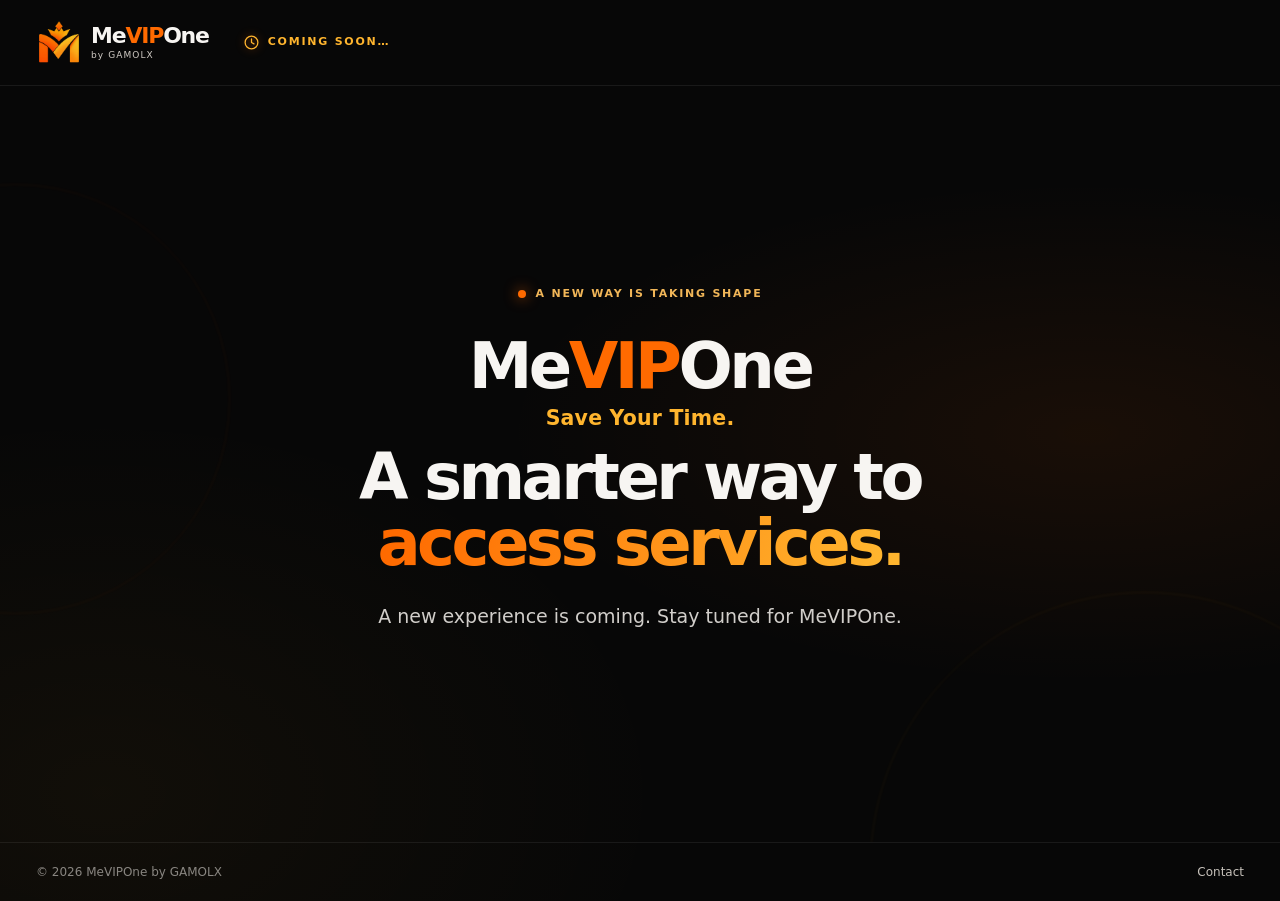
<file: Website/index.html>
<!doctype html>
<html lang="en">
<head>
  <meta charset="utf-8">
  <meta name="viewport" content="width=device-width, initial-scale=1">
  <meta name="theme-color" content="#070707">
  <meta name="description" content="Something better is taking shape. Discover what's next with MeVIPOne. Save Your Time.">
  <link rel="canonical" href="https://mevipone.com/">
  <meta property="og:type" content="website">
  <meta property="og:title" content="MeVIPOne by GAMOLX — Coming Soon">
  <meta property="og:description" content="A smarter way to access services. Something better is taking shape with MeVIPOne.">
  <meta name="twitter:card" content="summary_large_image">
  <meta name="twitter:title" content="MeVIPOne by GAMOLX — Coming Soon">
  <meta name="twitter:description" content="A smarter way to access services. Something better is taking shape with MeVIPOne.">
  <link rel="icon" href="./favicon.png" type="image/png" sizes="64x59">
  <link rel="stylesheet" href="./coming-soon.css">
  <title>MeVIPOne by GAMOLX — Coming Soon</title>
</head>
<body>
  <a class="skip-link" href="#main">Skip to content</a>
  <header class="site-header">
    <div class="header-inner">
      <a class="brand" href="#home" aria-label="MeVIPOne by GAMOLX, home">
        <img src="./assets/mevipone-mark.png" alt="" width="54" height="50">
        <span class="brand-type">
          <span class="brand-name"><span class="brand-me">Me</span><span class="brand-vip">VIP</span><span class="brand-one">One</span></span>
          <span class="brand-by">by GAMOLX</span>
        </span>
      </a>
      <p class="launch-status"><svg viewBox="0 0 24 24" aria-hidden="true"><circle cx="12" cy="12" r="9"></circle><path d="M12 7v5l3.5 2"></path></svg><span>COMING SOON…</span></p>
    </div>
  </header>

  <main id="main">
    <section class="hero" id="home" aria-labelledby="hero-title">
      <div class="hero-inner">
        <div class="hero-copy">
          <p class="eyebrow"><span class="eyebrow-dot" aria-hidden="true"></span> A new way is taking shape</p>
          <p class="hero-brand"><span class="brand-me">Me</span><span class="brand-vip">VIP</span><span class="brand-one">One</span></p>
          <p class="tagline">Save Your Time.</p>
          <h1 id="hero-title">A smarter way to<br><span>access services.</span></h1>
          <p class="hero-description">A new experience is coming. Stay tuned for MeVIPOne.</p>
        </div>
      </div>
      <span class="hero-orb hero-orb-one" aria-hidden="true"></span>
      <span class="hero-orb hero-orb-two" aria-hidden="true"></span>
    </section>
  </main>

  <footer class="site-footer">
    <div class="footer-inner">
      <span>© <span id="year">2026</span> MeVIPOne by GAMOLX</span>
      <a href="mailto:hello@mevipone.com">Contact</a>
    </div>
  </footer>
  <script>document.getElementById('year').textContent = new Date().getFullYear();</script>
</body>
</html>
</file>
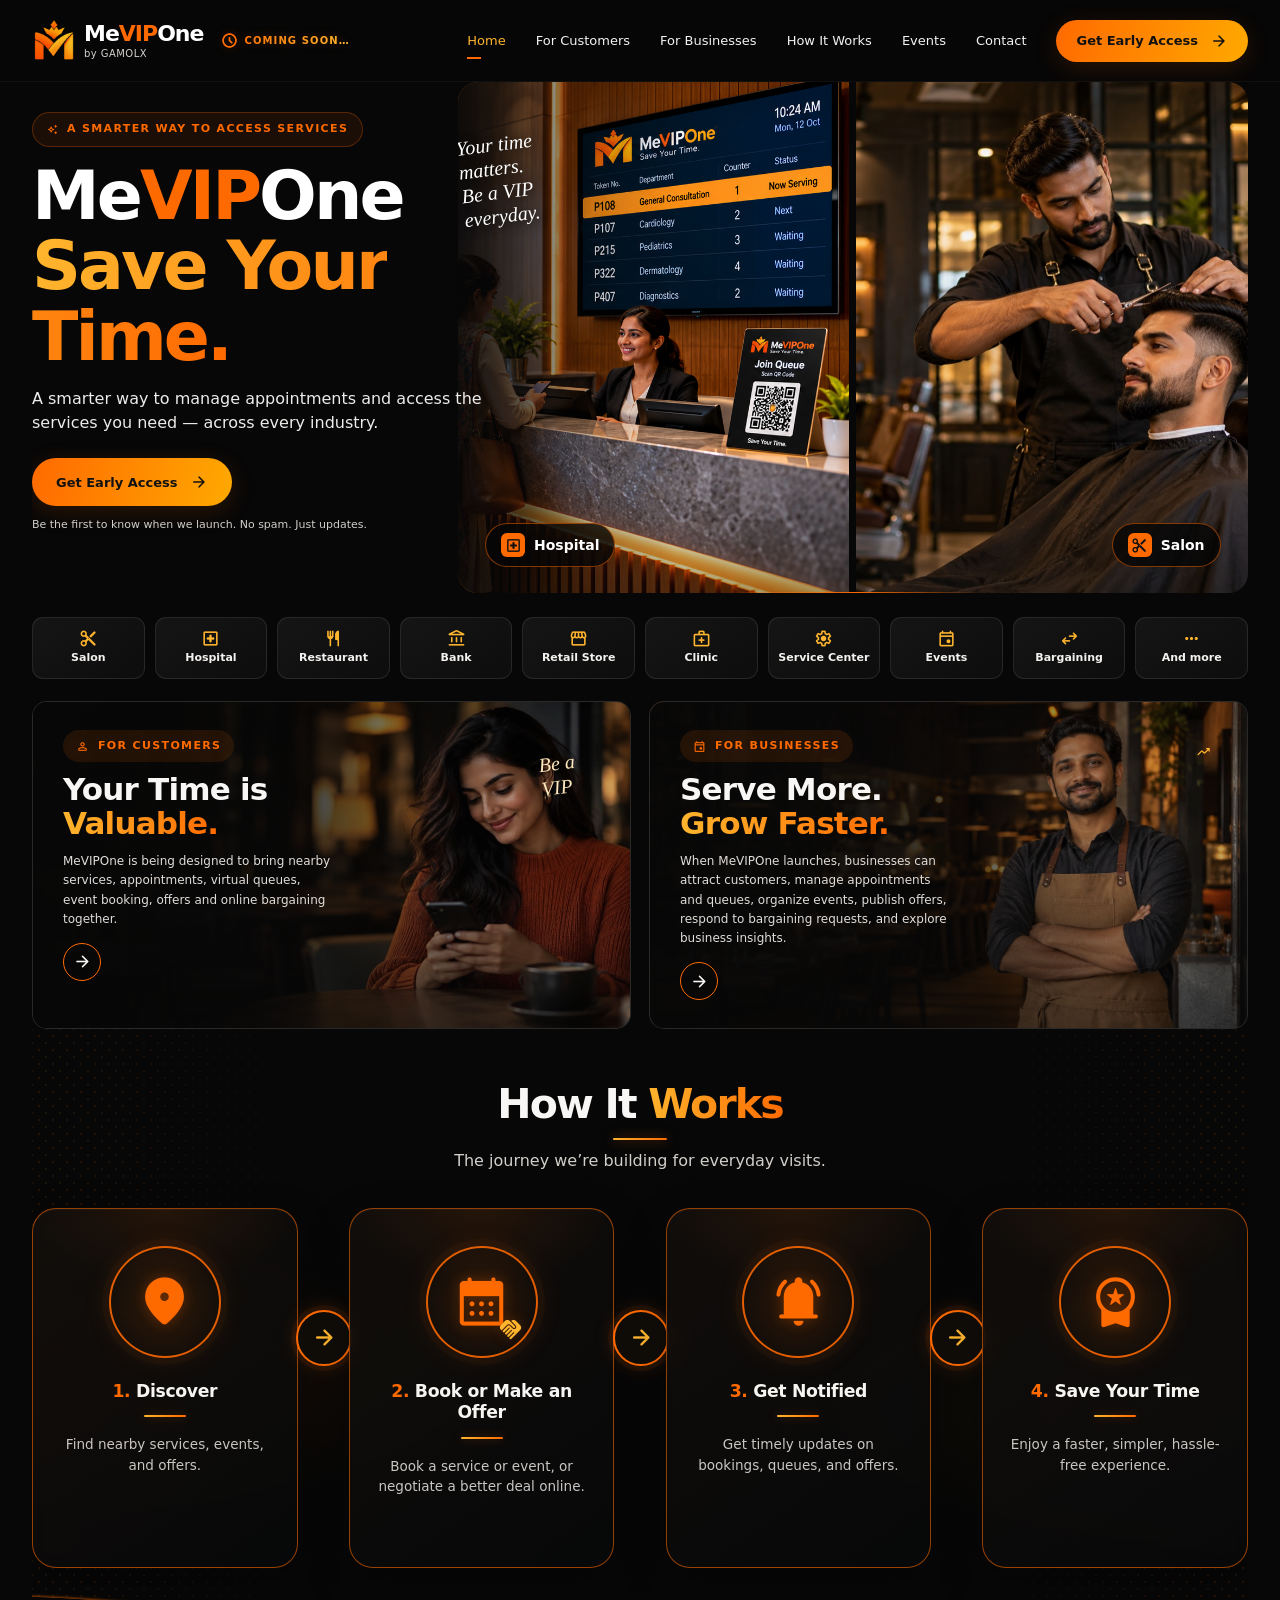
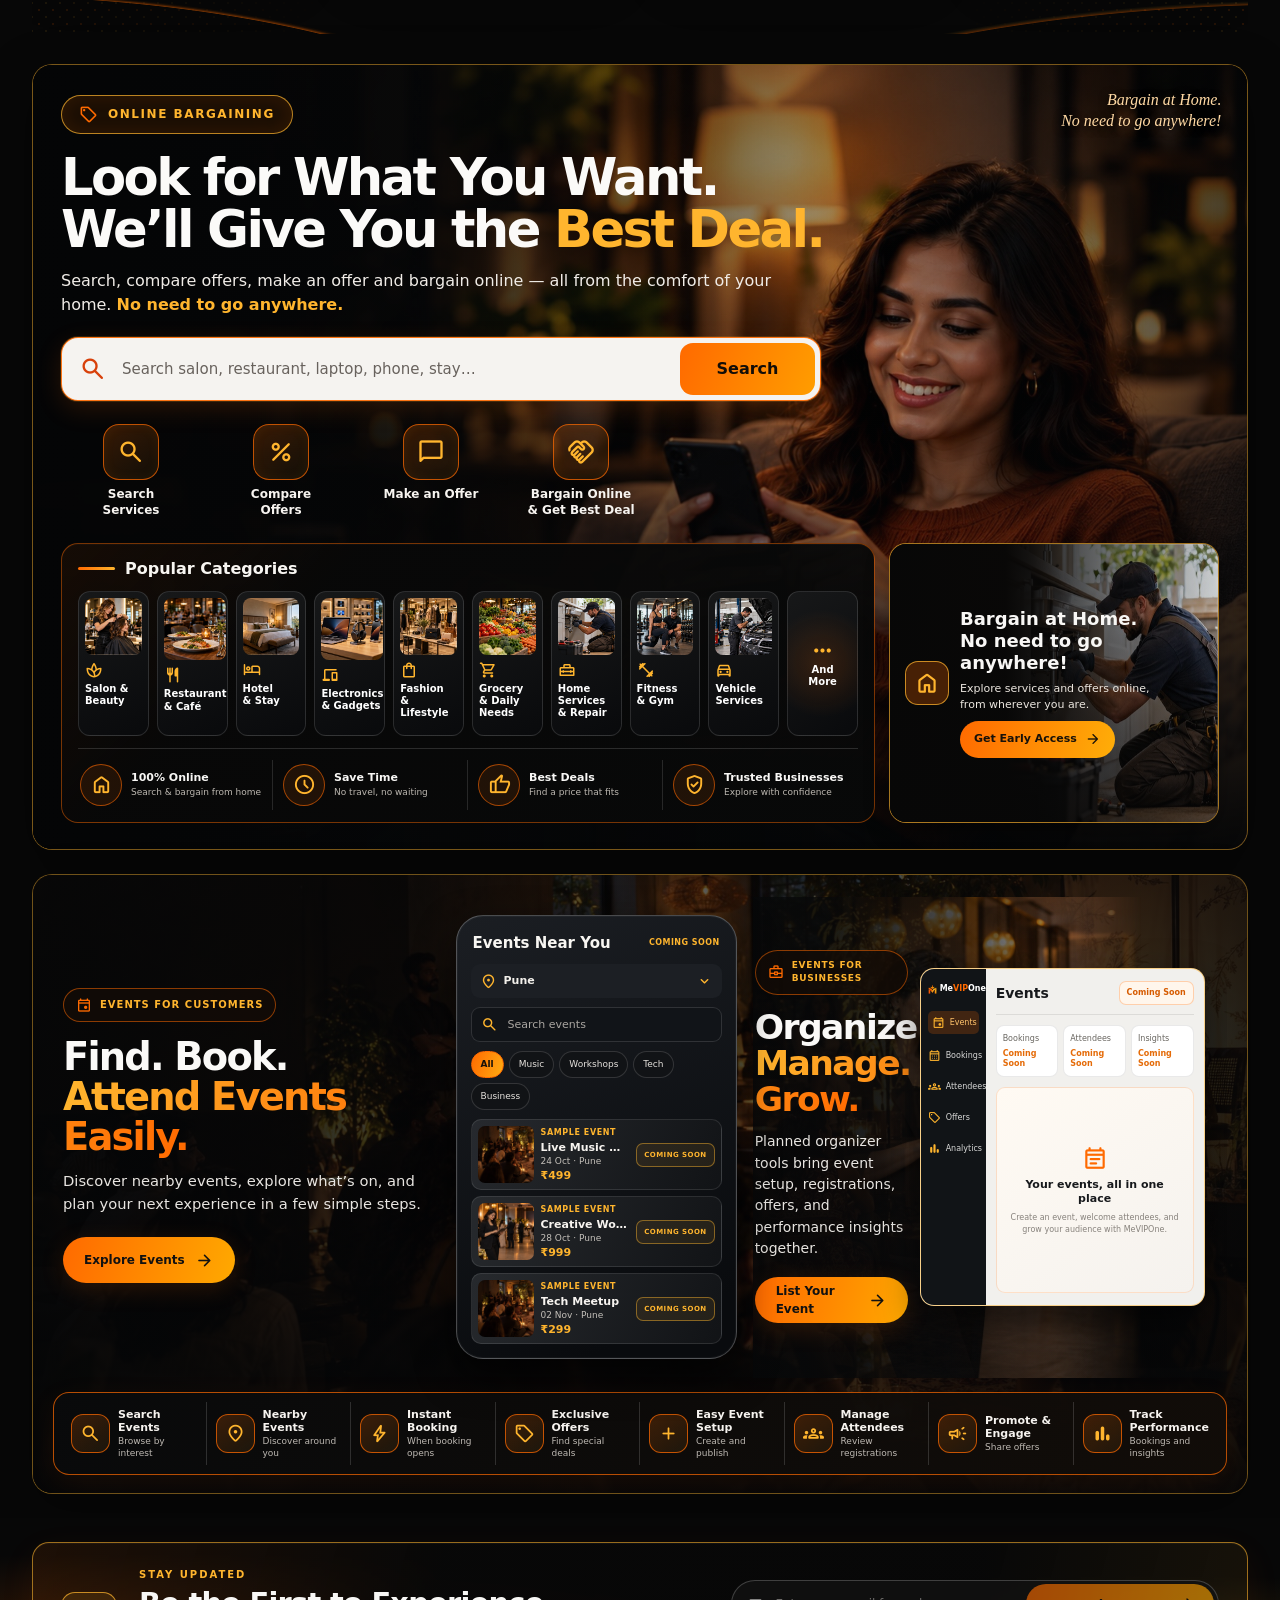
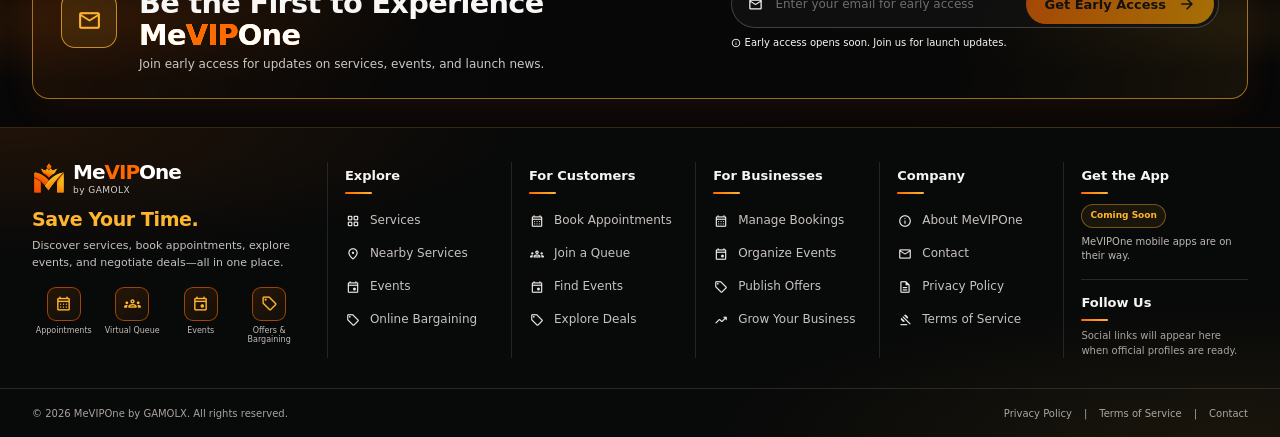
<file: Website/app.html>
<!doctype html>
<html lang="en">

<head>
  <meta charset="utf-8">
  <meta name="viewport" content="width=device-width, initial-scale=1">
  <meta name="theme-color" content="#070707">
  <meta name="description"
    content="MeVIPOne is creating a smarter way to access nearby services, appointments, virtual queues, offers and bargaining where businesses allow it. Save Your Time.">
  <link rel="canonical" href="https://mevipone.com/">
  <meta property="og:type" content="website">
  <meta property="og:title" content="MeVIPOne — Save Your Time.">
  <meta property="og:description"
    content="Appointments, virtual queues, event discovery, offers and online bargaining are being designed to make everyday services easier. Save Your Time with MeVIPOne.">
  <meta property="og:image" content="https://mevipone.com/assets/hospital.jpg">
  <meta name="twitter:card" content="summary_large_image">
  <meta name="twitter:title" content="MeVIPOne — Save Your Time.">
  <meta name="twitter:description"
    content="Appointments, virtual queues, event discovery, offers and online bargaining are being designed to make everyday services easier. Save Your Time with MeVIPOne.">
  <meta name="twitter:image" content="https://mevipone.com/assets/hospital.jpg">
  <link rel="icon" href="./favicon.png" type="image/png" sizes="64x59">
  <link rel="preload" as="image" href="./assets/hospital.jpg" fetchpriority="high">
  <link rel="preconnect" href="https://fonts.googleapis.com">
  <link rel="preconnect" href="https://fonts.gstatic.com" crossorigin>
  <link rel="stylesheet"
    href="https://fonts.googleapis.com/css2?family=Material+Symbols+Rounded:opsz,wght,FILL,GRAD@20..48,400,0,0&amp;icon_names=search,percent,handshake,sell,chat_bubble,price_change,check,home,verified_user,restaurant,hotel,devices,shopping_bag,local_grocery_store,home_repair_service,fitness_center,directions_car,more_horiz,schedule,thumb_up,arrow_forward,spa,content_cut,local_hospital,account_balance,storefront,medical_services,settings,event,swap_horiz,auto_awesome,person,business_center,location_on,calendar_month,notifications_active,workspace_premium,bolt,local_offer,trending_up,dashboard,payments,groups,bar_chart,add,campaign,grid_view,info,mail,description,gavel,menu,close,event_note,expand_more&amp;display=block">
  <link rel="stylesheet" href="./styles.css">
  <title>MeVIPOne by GAMOLX — Save Your Time.</title>
</head>

<body>
  <a class="skip-link" href="#main">Skip to content</a>
  <header class="site-header">
    <div class="nav-wrap">
      <div class="header-brand-group">
        <a class="brand" href="#home" aria-label="MeVIPOne by GAMOLX, home"><img class="brand-mark"
            src="./assets/mevipone-mark.png" alt="" width="64" height="59"><span class="brand-type"><span
              class="brand-name"><span class="brand-me">Me</span><span class="brand-vip">VIP</span><span
                class="brand-one">One</span></span><span class="brand-by">by GAMOLX</span></span></a>
        <p class="launch-status"><span class="material-symbols-rounded" aria-hidden="true">schedule</span><span>COMING SOON…</span></p>
      </div>
      <button class="menu-toggle" type="button" aria-expanded="false" aria-controls="primary-nav"
        aria-label="Open navigation"><span class="material-symbols-rounded" aria-hidden="true">menu</span></button>
      <nav id="primary-nav" class="primary-nav" aria-label="Main navigation"><a class="active" href="#home">Home</a><a
          href="#customers">For Customers</a><a href="#businesses">For Businesses</a><a href="#how-it-works">How It
          Works</a><a href="#events">Events</a><a href="#contact">Contact</a><a class="button button-small nav-cta"
          href="#early-access">Get Early Access <span class="material-symbols-rounded"
            aria-hidden="true">arrow_forward</span></a></nav>
    </div>
  </header>
  <main id="main">
    <section class="hero section-shell" id="home" aria-labelledby="hero-title">
          
      <div class="hero-visual" role="img"
        aria-label="Patients waiting at a modern hospital reception and a barber serving a customer at a salon"><p class="hero-whisper" aria-hidden="true">Your time<br>matters.<br>Be a VIP<br>everyday.</p>
        <figure class="hero-scene hospital-scene"><img src="./assets/hospital.jpg" alt="" width="1672" height="941"
            fetchpriority="high">
          <figcaption class="scene-label"><span class="material-symbols-rounded"
              aria-hidden="true">local_hospital</span> Hospital</figcaption>
        </figure>
        <figure class="hero-scene salon-scene"><img src="./assets/salon.jpg" alt="" width="1600" height="900">
          <figcaption class="scene-label"><span class="material-symbols-rounded" aria-hidden="true">content_cut</span>
            Salon</figcaption>
        </figure>
      </div>
      <div class="hero-copy">
        <p class="eyebrow"><span class="eyebrow-icon material-symbols-rounded" aria-hidden="true">auto_awesome</span> A
          smarter way to access services</p>
        <h1 id="hero-title"><span class="brand-wordmark"><span class="brand-me">Me</span><span
              class="brand-vip">VIP</span><span class="brand-one">One</span></span><br><span class="brand-tagline">Save
            Your Time.</span></h1>
        <p class="hero-text">A smarter way to manage appointments and access the services you need — across every
          industry.</p>
        <a class="button" href="#early-access">Get Early Access <span class="material-symbols-rounded"
            aria-hidden="true">arrow_forward</span></a>
        <p class="form-note">Be the first to know when we launch. No spam. Just updates.</p>
      </div>
      <div class="hero-bottom-glow" aria-hidden="true"></div>
    </section>
    <ul class="service-categories section-shell" id="service-categories" aria-label="Services for every day">
      <li><a href="#customers"><span class="material-symbols-rounded"
            aria-hidden="true">content_cut</span><b>Salon</b></a></li>
      <li><a href="#customers"><span class="material-symbols-rounded"
            aria-hidden="true">local_hospital</span><b>Hospital</b></a></li>
      <li><a href="#customers"><span class="material-symbols-rounded"
            aria-hidden="true">restaurant</span><b>Restaurant</b></a></li>
      <li><a href="#customers"><span class="material-symbols-rounded"
            aria-hidden="true">account_balance</span><b>Bank</b></a></li>
      <li><a href="#customers"><span class="material-symbols-rounded" aria-hidden="true">storefront</span><b>Retail
            Store</b></a></li>
      <li><a href="#customers"><span class="material-symbols-rounded"
            aria-hidden="true">medical_services</span><b>Clinic</b></a></li>
      <li><a href="#customers"><span class="material-symbols-rounded" aria-hidden="true">settings</span><b>Service
            Center</b></a></li>
      <li><a href="#events"><span class="material-symbols-rounded" aria-hidden="true">event</span><b>Events</b></a></li>
      <li><a href="#bargaining"><span class="material-symbols-rounded"
            aria-hidden="true">swap_horiz</span><b>Bargaining</b></a></li>
      <li><a href="#customers"><span class="material-symbols-rounded" aria-hidden="true">more_horiz</span><b>And
            more</b></a></li>
    </ul>

    <section class="audiences section-shell" aria-label="Who MeVIPOne is for">
      <article class="audience-card customer-card" id="customers"><img src="./assets/customer.jpg"
          alt="A customer checking her phone in a warmly lit café" width="1400" height="700" loading="lazy">
        <div class="card-shade" aria-hidden="true"></div>
        <div class="audience-copy">
          <p class="eyebrow"><span class="material-symbols-rounded" aria-hidden="true">person</span> For customers</p>
          <h2>Your Time is<br><span>Valuable.</span></h2>
          <p>MeVIPOne is being designed to bring nearby services, appointments, virtual queues, event booking, offers
            and online bargaining together.</p><a class="circle-link" href="#early-access"
            aria-label="Get early access as a customer"><span class="material-symbols-rounded"
              aria-hidden="true">arrow_forward</span></a>
        </div><span class="card-scribble" aria-hidden="true">Be a<br>VIP</span>
      </article>
      <article class="audience-card business-card" id="businesses"><img src="./assets/business.jpg"
          alt="A business owner in his restaurant" width="1400" height="788" loading="lazy">
        <div class="card-shade" aria-hidden="true"></div>
        <div class="audience-copy">
          <p class="eyebrow"><span class="material-symbols-rounded" aria-hidden="true">event</span> For businesses</p>
          <h2>Serve More.<br><span>Grow Faster.</span></h2>
          <p>When MeVIPOne launches, businesses can attract customers, manage appointments and queues, organize events,
            publish offers, respond to bargaining requests, and explore business insights.</p><a class="circle-link"
            href="#early-access" aria-label="Get early access as a business"><span class="material-symbols-rounded"
              aria-hidden="true">arrow_forward</span></a>
        </div><span class="growth-mark material-symbols-rounded" aria-hidden="true">trending_up</span>
      </article>
    </section>
    <section class="how section-shell" id="how-it-works" aria-labelledby="how-title">
      <div class="section-heading how-heading">
        <h2 id="how-title">How It <span>Works</span></h2>
        <p>The journey we’re building for everyday visits.</p>
      </div>
      <ol class="steps" aria-label="How MeVIPOne is being designed to work">
        <li class="how-step">
          <span class="step-icon" aria-hidden="true"><span class="material-symbols-rounded">location_on</span></span>
          <h3><span class="how-step-number">1.</span> Discover</h3>
          <p>Find nearby services, events, and offers.</p>
        </li>
        <li class="how-step">
          <span class="step-icon" aria-hidden="true"><span class="material-symbols-rounded">calendar_month</span><span
              class="step-icon-secondary material-symbols-rounded">handshake</span></span>
          <h3><span class="how-step-number">2.</span> Book or Make an Offer</h3>
          <p>Book a service or event, or negotiate a better deal online.</p>
        </li>
        <li class="how-step">
          <span class="step-icon" aria-hidden="true"><span
              class="material-symbols-rounded">notifications_active</span></span>
          <h3><span class="how-step-number">3.</span> Get Notified</h3>
          <p>Get timely updates on bookings, queues, and offers.</p>
        </li>
        <li class="how-step">
          <span class="step-icon" aria-hidden="true"><span
              class="material-symbols-rounded">workspace_premium</span></span>
          <h3><span class="how-step-number">4.</span> Save Your Time</h3>
          <p>Enjoy a faster, simpler, hassle-free experience.</p>
        </li>
      </ol>
    </section>
    <section class="bargaining-section" id="bargaining" aria-labelledby="bargaining-title">
      <div class="bargaining-hero">
        <img class="bargaining-backdrop" src="./assets/bargaining-home.jpg"
          alt="A woman at home exploring a service on her phone" width="1672" height="941" loading="lazy"
          decoding="async">
        <div class="bargaining-copy">
          <p class="bargaining-eyebrow"><span class="material-symbols-rounded" aria-hidden="true">sell</span> Online
            Bargaining</p>
          <h2 id="bargaining-title">Look for What You Want.<br>We’ll Give You the <span>Best Deal.</span></h2>
          <p class="bargaining-intro">Search, compare offers, make an offer and bargain online — all from the comfort of
            your home. <strong>No need to go anywhere.</strong></p>
          <form class="bargaining-search" role="search" aria-label="Search services, products, and businesses">
            <label class="sr-only" for="bargaining-search">Search services, products, and businesses</label>
            <span class="material-symbols-rounded" aria-hidden="true">search</span>
            <input id="bargaining-search" type="search" placeholder="Search salon, restaurant, laptop, phone, stay…"
              disabled>
            <button type="button" disabled>Search</button>
          </form>
          <ul class="bargaining-highlights" aria-label="Online bargaining highlights">
            <li><span class="feature-icon material-symbols-rounded"
                aria-hidden="true">search</span><b>Search<br>Services</b></li>
            <li><span class="feature-icon material-symbols-rounded"
                aria-hidden="true">percent</span><b>Compare<br>Offers</b></li>
            <li><span class="feature-icon material-symbols-rounded" aria-hidden="true">chat_bubble</span><b>Make an
                Offer</b></li>
            <li><span class="feature-icon material-symbols-rounded" aria-hidden="true">handshake</span><b>Bargain
                Online<br>&amp; Get Best Deal</b></li>
          </ul>
        </div>
        <p class="bargain-at-home-note" aria-hidden="true"><span>Bargain at Home.</span><span>No need to go
            anywhere!</span></p>
        <div class="bargaining-lower">
          <section class="bargaining-browse" aria-labelledby="bargain-categories-title">
            <h3 id="bargain-categories-title"><span aria-hidden="true"></span>Popular Categories</h3>
            <ul class="bargain-categories" aria-label="Explore popular categories">
              <li class="category-salon"><span class="category-photo" aria-hidden="true"></span><span
                  class="category-icon material-symbols-rounded" aria-hidden="true">spa</span><b>Salon
                  &amp;<br>Beauty</b></li>
              <li class="category-restaurant"><span class="category-photo" aria-hidden="true"></span><span
                  class="category-icon material-symbols-rounded"
                  aria-hidden="true">restaurant</span><b>Restaurant<br>&amp; Café</b></li>
              <li class="category-hotel"><span class="category-photo" aria-hidden="true"></span><span
                  class="category-icon material-symbols-rounded" aria-hidden="true">hotel</span><b>Hotel<br>&amp;
                  Stay</b></li>
              <li class="category-electronics"><span class="category-photo" aria-hidden="true"></span><span
                  class="category-icon material-symbols-rounded"
                  aria-hidden="true">devices</span><b>Electronics<br>&amp; Gadgets</b></li>
              <li class="category-fashion"><span class="category-photo" aria-hidden="true"></span><span
                  class="category-icon material-symbols-rounded"
                  aria-hidden="true">shopping_bag</span><b>Fashion<br>&amp; Lifestyle</b></li>
              <li class="category-grocery"><span class="category-photo" aria-hidden="true"></span><span
                  class="category-icon material-symbols-rounded"
                  aria-hidden="true">local_grocery_store</span><b>Grocery<br>&amp; Daily Needs</b></li>
              <li class="category-home"><span class="category-photo" aria-hidden="true"></span><span
                  class="category-icon material-symbols-rounded" aria-hidden="true">home_repair_service</span><b>Home
                  Services<br>&amp; Repair</b></li>
              <li class="category-fitness"><span class="category-photo" aria-hidden="true"></span><span
                  class="category-icon material-symbols-rounded"
                  aria-hidden="true">fitness_center</span><b>Fitness<br>&amp; Gym</b></li>
              <li class="category-vehicle"><span class="category-photo" aria-hidden="true"></span><span
                  class="category-icon material-symbols-rounded"
                  aria-hidden="true">directions_car</span><b>Vehicle<br>Services</b></li>
              <li class="more-category"><span class="category-icon material-symbols-rounded"
                  aria-hidden="true">more_horiz</span><b>And<br>More</b></li>
            </ul>
            <ul class="bargaining-trust" aria-label="Benefits of online bargaining">
              <li><span class="material-symbols-rounded" aria-hidden="true">home</span><span><b>100%
                    Online</b><small>Search &amp; bargain from home</small></span></li>
              <li><span class="material-symbols-rounded" aria-hidden="true">schedule</span><span><b>Save
                    Time</b><small>No travel, no waiting</small></span></li>
              <li><span class="material-symbols-rounded" aria-hidden="true">thumb_up</span><span><b>Best
                    Deals</b><small>Find a price that fits</small></span></li>
              <li><span class="material-symbols-rounded" aria-hidden="true">verified_user</span><span><b>Trusted
                    Businesses</b><small>Explore with confidence</small></span></li>
            </ul>
          </section>
          <aside class="bargain-home-card">
            <span class="home-promo-photo" role="img" aria-label="Home repair professional"></span>
            <div class="home-promo-content">
              <span class="home-icon material-symbols-rounded" aria-hidden="true">home</span>
              <p><b>Bargain at Home.<br>No need to go anywhere!</b><small>Explore services and offers online, from
                  wherever you are.</small></p>
              <a class="home-promo-cta" href="#early-access">Get Early Access <span class="material-symbols-rounded"
                  aria-hidden="true">arrow_forward</span></a>
            </div>
          </aside>
        </div>
      </div>

    </section>
    <section class="events-showcase section-shell" id="events"
      aria-label="MeVIPOne events for customers and businesses">
      <img class="events-showcase-bg" src="./assets/events.jpg" alt="" width="1536" height="1024" loading="lazy"
        decoding="async">
      <div class="events-showcase-main">
        <div class="events-customer-copy" id="events-customers">
          <p class="events-kicker"><span class="material-symbols-rounded" aria-hidden="true">event</span> Events for
            customers</p>
          <h2 id="events-customer-title">Find. Book.<br><span>Attend Events Easily.</span></h2>
          <p class="events-description">Discover nearby events, explore what’s on, and plan your next experience in a
            few simple steps.</p>
          <a class="button events-cta" href="#early-access" aria-label="Get early access to event discovery">Explore
            Events <span class="material-symbols-rounded" aria-hidden="true">arrow_forward</span></a>
        </div>
        <div class="events-phone" role="group"
          aria-label="Illustrative event discovery interface with sample event cards">
          <div class="events-phone-head"><b>Events Near You</b><span>Coming Soon</span></div>
          <div class="events-location"><span class="material-symbols-rounded"
              aria-hidden="true">location_on</span><b>Pune</b><span class="material-symbols-rounded"
              aria-hidden="true">expand_more</span></div>
          <label class="events-search"><span class="material-symbols-rounded" aria-hidden="true">search</span><span
              class="sr-only">Search sample events</span><input type="search" placeholder="Search events"
              disabled></label>
          <div class="events-filters" aria-label="Event categories"><button type="button" class="active"
              disabled>All</button><button type="button" disabled>Music</button><button type="button"
              disabled>Workshops</button><button type="button" disabled>Tech</button><button type="button"
              disabled>Business</button></div>
          <div class="events-listings">
            <article class="events-listing"><img src="./assets/events.jpg" alt="" width="1536" height="1024"
                loading="lazy" decoding="async">
              <div class="events-listing-copy"><small>Sample event</small><b>Live Music Night</b><span>24 Oct ·
                  Pune</span><strong>₹499</strong></div><span class="events-coming">Coming Soon</span>
            </article>
            <article class="events-listing"><img src="./assets/event-organizer.jpg" alt="" width="1536" height="1024"
                loading="lazy" decoding="async">
              <div class="events-listing-copy"><small>Sample event</small><b>Creative Workshop</b><span>28 Oct ·
                  Pune</span><strong>₹999</strong></div><span class="events-coming">Coming Soon</span>
            </article>
            <article class="events-listing"><img src="./assets/events.jpg" alt="" width="1536" height="1024"
                loading="lazy" decoding="async">
              <div class="events-listing-copy"><small>Sample event</small><b>Tech Meetup</b><span>02 Nov ·
                  Pune</span><strong>₹299</strong></div><span class="events-coming">Coming Soon</span>
            </article>
          </div>
        </div>
        <div class="events-business" id="events-businesses">
          <img class="events-organizer-photo" src="./assets/event-organizer.jpg"
            alt="An event organizer preparing for a gathering" width="1536" height="1024" loading="lazy"
            decoding="async">
          <div class="events-business-copy">
            <p class="events-kicker"><span class="material-symbols-rounded" aria-hidden="true">business_center</span>
              Events for businesses</p>
            <h2 id="events-business-title">Organize.<br><span>Manage. Grow.</span></h2>
            <p class="events-description">Planned organizer tools bring event setup, registrations, offers, and
              performance insights together.</p>
            <a class="button events-cta" href="#early-access">List Your Event <span class="material-symbols-rounded"
                aria-hidden="true">arrow_forward</span></a>
          </div>
          <div class="events-dashboard" role="group" aria-label="Illustrative event-management workspace">
            <aside class="events-dashboard-nav"><b class="events-dashboard-brand"><img class="events-dashboard-mark"
                  src="./assets/mevipone-mark.png" alt=""><span class="events-dashboard-wordmark"><span
                    class="brand-me">Me</span><span class="brand-vip">VIP</span><span
                    class="brand-one">One</span></span></b><span class="selected"><span class="material-symbols-rounded"
                  aria-hidden="true">event</span>Events</span><span><span class="material-symbols-rounded"
                  aria-hidden="true">calendar_month</span>Bookings</span><span><span class="material-symbols-rounded"
                  aria-hidden="true">groups</span>Attendees</span><span><span class="material-symbols-rounded"
                  aria-hidden="true">local_offer</span>Offers</span><span><span class="material-symbols-rounded"
                  aria-hidden="true">bar_chart</span>Analytics</span></aside>
            <div class="events-dashboard-main">
              <div class="events-dashboard-top"><b>Events</b><span>Coming Soon</span></div>
              <div class="events-dashboard-metrics">
                <div><small>Bookings</small><b>Coming Soon</b></div>
                <div><small>Attendees</small><b>Coming Soon</b></div>
                <div><small>Insights</small><b>Coming Soon</b></div>
              </div>
              <div class="events-dashboard-empty"><span class="material-symbols-rounded"
                  aria-hidden="true">event_note</span><b>Your events, all in one place</b><small>Create an event,
                  welcome attendees, and grow your audience with MeVIPOne.</small></div>
            </div>
          </div>
        </div>
      </div>
      <ul class="events-feature-row" aria-label="Event discovery and organizer features">
        <li><span class="material-symbols-rounded" aria-hidden="true">search</span><span><b>Search
              Events</b><small>Browse by interest</small></span></li>
        <li><span class="material-symbols-rounded" aria-hidden="true">location_on</span><span><b>Nearby
              Events</b><small>Discover around you</small></span></li>
        <li><span class="material-symbols-rounded" aria-hidden="true">bolt</span><span><b>Instant Booking</b><small>When
              booking opens</small></span></li>
        <li><span class="material-symbols-rounded" aria-hidden="true">local_offer</span><span><b>Exclusive
              Offers</b><small>Find special deals</small></span></li>
        <li><span class="material-symbols-rounded" aria-hidden="true">add</span><span><b>Easy Event
              Setup</b><small>Create and publish</small></span></li>
        <li><span class="material-symbols-rounded" aria-hidden="true">groups</span><span><b>Manage
              Attendees</b><small>Review registrations</small></span></li>
        <li><span class="material-symbols-rounded" aria-hidden="true">campaign</span><span><b>Promote &amp;
              Engage</b><small>Share offers</small></span></li>
        <li><span class="material-symbols-rounded" aria-hidden="true">bar_chart</span><span><b>Track
              Performance</b><small>Bookings and insights</small></span></li>
      </ul>
    </section>
    <section class="early-access" id="early-access" aria-labelledby="early-title">
      <div class="early-access-card">
        <span class="early-access-icon material-symbols-rounded" aria-hidden="true">mail</span>
        <div class="early-copy">
          <p class="eyebrow">Stay updated</p>
          <h2 id="early-title">Be the First to Experience <span class="brand-wordmark"><span
                class="brand-me">Me</span><span class="brand-vip">VIP</span><span class="brand-one">One</span></span>
          </h2>
          <p>Join early access for updates on services, events, and launch news.</p>
        </div>
        <div class="early-signup">
          <form class="signup-form" aria-describedby="signup-status signup-note">
            <label class="sr-only" for="hero-email">Your email address</label><span
              class="email-icon material-symbols-rounded" aria-hidden="true">mail</span>
            <input id="hero-email" name="email" type="email" placeholder="Enter your email for early access"
              autocomplete="email" disabled>
            <button class="button" type="submit" disabled>Get Early Access <span class="material-symbols-rounded"
                aria-hidden="true">arrow_forward</span></button>
          </form>
          <p class="pending-note" id="signup-note"><span class="material-symbols-rounded" aria-hidden="true">info</span>
            Early access opens soon. Join us for launch updates.</p>
          <p id="signup-status" class="sr-only" aria-live="polite"></p>
        </div>
      </div>
    </section>
  </main>
  <footer class="site-footer" id="contact">
    <div class="footer-main section-shell">
      <div class="footer-brand">
        <a class="brand" href="#home" aria-label="MeVIPOne by GAMOLX, back to top">
          <img class="brand-mark" src="./assets/mevipone-mark.png" alt="" width="64" height="59">
          <span class="brand-type"><span class="brand-name"><span class="brand-me">Me</span><span
                class="brand-vip">VIP</span><span class="brand-one">One</span></span><span class="brand-by">by
              GAMOLX</span></span>
        </a>
        <h2>Save Your Time.</h2>
        <p>Discover services, book appointments, explore events, and negotiate deals—all in one place.</p>
        <ul class="footer-service-icons" aria-label="Services being designed">
          <li><span class="material-symbols-rounded" aria-hidden="true">calendar_month</span><small>Appointments</small>
          </li>
          <li><span class="material-symbols-rounded" aria-hidden="true">groups</span><small>Virtual Queue</small></li>
          <li><span class="material-symbols-rounded" aria-hidden="true">event</span><small>Events</small></li>
          <li><span class="material-symbols-rounded" aria-hidden="true">sell</span><small>Offers &amp;
              Bargaining</small></li>
        </ul>
      </div>
      <nav class="footer-link-column footer-explore" aria-label="Explore">
        <h2>Explore</h2><a href="#service-categories"><span class="material-symbols-rounded"
            aria-hidden="true">grid_view</span>Services</a><a href="#customers"><span class="material-symbols-rounded"
            aria-hidden="true">location_on</span>Nearby Services</a><a href="#events"><span
            class="material-symbols-rounded" aria-hidden="true">event</span>Events</a><a href="#bargaining"><span
            class="material-symbols-rounded" aria-hidden="true">local_offer</span>Online Bargaining</a>
      </nav>
      <nav class="footer-link-column footer-for-customers" aria-label="For Customers">
        <h2>For Customers</h2><a href="#early-access"><span class="material-symbols-rounded"
            aria-hidden="true">calendar_month</span>Book Appointments</a><a href="#early-access"><span
            class="material-symbols-rounded" aria-hidden="true">groups</span>Join a Queue</a><a
          href="#events-customers"><span class="material-symbols-rounded" aria-hidden="true">event</span>Find
          Events</a><a href="#bargaining"><span class="material-symbols-rounded"
            aria-hidden="true">local_offer</span>Explore Deals</a>
      </nav>
      <nav class="footer-link-column footer-for-businesses" aria-label="For Businesses">
        <h2>For Businesses</h2><a href="#businesses"><span class="material-symbols-rounded"
            aria-hidden="true">calendar_month</span>Manage Bookings</a><a href="#events-businesses"><span
            class="material-symbols-rounded" aria-hidden="true">event</span>Organize Events</a><a
          href="#businesses"><span class="material-symbols-rounded" aria-hidden="true">local_offer</span>Publish
          Offers</a><a href="#businesses"><span class="material-symbols-rounded"
            aria-hidden="true">trending_up</span>Grow Your Business</a>
      </nav>
      <nav class="footer-link-column footer-company" aria-label="Company">
        <h2>Company</h2><a href="#home"><span class="material-symbols-rounded" aria-hidden="true">info</span>About
          MeVIPOne</a><a href="mailto:hello@mevipone.com"><span class="material-symbols-rounded"
            aria-hidden="true">mail</span>Contact</a><a
          href="mailto:hello@mevipone.com?subject=Privacy%20Policy%20Request"><span class="material-symbols-rounded"
            aria-hidden="true">description</span>Privacy Policy</a><a
          href="mailto:hello@mevipone.com?subject=Terms%20of%20Service%20Request"><span class="material-symbols-rounded"
            aria-hidden="true">gavel</span>Terms of Service</a>
      </nav>
      <div class="footer-channels">
        <section class="app-coming-soon" aria-labelledby="app-coming-title">
          <h2 id="app-coming-title">Get the App</h2><span class="coming-soon-badge">Coming Soon</span>
          <p>MeVIPOne mobile apps are on their way.</p>
        </section>
        <section class="footer-social" aria-labelledby="footer-social-title">
          <h2 id="footer-social-title">Follow Us</h2>
          <p>Social links will appear here when official profiles are ready.</p>
        </section>
      </div>
    </div>
    <div class="footer-legal">
      <div class="section-shell">
        <p>© <span id="year">2026</span> MeVIPOne by GAMOLX. All rights reserved.</p>
        <nav aria-label="Legal links"><a href="mailto:hello@mevipone.com?subject=Privacy%20Policy%20Request">Privacy
            Policy</a><span aria-hidden="true">|</span><a
            href="mailto:hello@mevipone.com?subject=Terms%20of%20Service%20Request">Terms of Service</a><span
            aria-hidden="true">|</span><a href="mailto:hello@mevipone.com">Contact</a></nav>
      </div>
    </div>
  </footer>
  <script src="./script.js" defer></script>
</body>

</html>
</file>
<file: Website/coming-soon.css>
:root {
  color-scheme: dark;
  --black: #070707;
  --surface: #101010;
  --orange: #ff6a00;
  --gold: #ffb52e;
  --white: #f7f5f2;
  --muted: #b9b6b2;
  --font: Inter, ui-sans-serif, system-ui, -apple-system, BlinkMacSystemFont, "Segoe UI", sans-serif;
}

* { box-sizing: border-box; }

html { min-width: 320px; background: var(--black); scroll-behavior: smooth; }

body {
  margin: 0;
  min-height: 100vh;
  color: var(--white);
  background:
    radial-gradient(ellipse at 85% 48%, rgba(255, 106, 0, .075), transparent 38%),
    radial-gradient(ellipse at 8% 88%, rgba(255, 181, 46, .045), transparent 34%),
    var(--black);
  font-family: var(--font);
  font-size: 16px;
  line-height: 1.5;
  -webkit-font-smoothing: antialiased;
}

a { color: inherit; text-decoration: none; }

.skip-link {
  position: absolute;
  z-index: 10;
  top: -60px;
  left: 20px;
  padding: 10px 14px;
  border-radius: 8px;
  background: var(--gold);
  color: #111;
}

.skip-link:focus { top: 12px; }

.site-header {
  position: relative;
  z-index: 2;
  height: 86px;
  border-bottom: 1px solid rgba(255, 255, 255, .075);
  background: rgba(7, 7, 7, .78);
}

.header-inner,
.hero-inner,
.footer-inner {
  width: min(1320px, calc(100% - 72px));
  margin-inline: auto;
}

.header-inner {
  height: 100%;
  display: flex;
  align-items: center;
  gap: 34px;
}

.brand { display: inline-flex; align-items: center; gap: 9px; flex: 0 0 auto; }
.brand img { display: block; width: 46px; height: 43px; object-fit: contain; }
.brand-type { display: grid; line-height: 1; gap: 4px; }
.brand-name { white-space: nowrap; font-size: 22px; font-weight: 760; letter-spacing: -.055em; }
.brand-me, .brand-one { color: var(--white); }
.brand-vip { color: var(--orange); }
.brand-by { color: #d0cbc5; font-size: 9px; letter-spacing: .12em; }

.launch-status {
  display: inline-flex;
  align-items: center;
  gap: 8px;
  margin: 0;
  color: var(--gold);
  font-size: 11px;
  font-weight: 700;
  letter-spacing: .16em;
  white-space: nowrap;
  animation: status-pulse 1.35s ease-in-out infinite;
}

.launch-status svg {
  width: 17px;
  height: 17px;
  fill: none;
  stroke: currentColor;
  stroke-width: 1.8;
  stroke-linecap: round;
  stroke-linejoin: round;
  filter: drop-shadow(0 0 5px rgba(255, 106, 0, .48));
}

@keyframes status-pulse {
  0%, 100% { opacity: 1; }
  50% { opacity: .56; }
}

.hero { position: relative; isolation: isolate; overflow: hidden; }

.hero-inner {
  min-height: min(760px, calc(100svh - 144px));
  padding-block: 60px 70px;
  display: grid;
  grid-template-columns: minmax(0, 1fr);
  align-items: center;
  justify-items: center;
}

.hero-copy { position: relative; z-index: 1; max-width: 820px; padding-block: 18px; text-align: center; }

.eyebrow {
  display: flex;
  width: fit-content;
  align-items: center;
  gap: 10px;
  margin: 0 auto 32px;
  color: #f1b658;
  font-size: 11px;
  font-weight: 700;
  letter-spacing: .16em;
  text-transform: uppercase;
}

.eyebrow-dot {
  width: 8px;
  height: 8px;
  border-radius: 50%;
  background: var(--orange);
  box-shadow: 0 0 14px rgba(255, 106, 0, .8);
}

.hero-brand {
  margin: 0 0 5px;
  font-size: clamp(44px, 5vw, 64px);
  font-weight: 760;
  line-height: 1;
  letter-spacing: -.055em;
}

.tagline {
  margin: 0 0 10px;
  color: var(--gold);
  font-size: clamp(17px, 1.6vw, 21px);
  font-weight: 650;
  letter-spacing: .01em;
}

h1 {
  max-width: 760px;
  margin: 0 auto;
  font-size: clamp(48px, 5vw, 68px);
  font-weight: 760;
  line-height: 1.035;
  letter-spacing: -.055em;
}

h1 span {
  color: var(--orange);
  background: linear-gradient(100deg, var(--orange) 3%, var(--gold) 95%);
  -webkit-background-clip: text;
  background-clip: text;
  -webkit-text-fill-color: transparent;
}

.hero-description {
  max-width: 580px;
  margin: 24px auto 0;
  color: #d1ceca;
  font-size: clamp(17px, 1.55vw, 19px);
  line-height: 1.7;
}

.footer-inner a:focus-visible { outline: 2px solid var(--gold); outline-offset: 4px; }

.hero-orb { position: absolute; z-index: -1; border-radius: 50%; pointer-events: none; filter: blur(1px); }
.hero-orb-one { top: 13%; left: -200px; width: 430px; height: 430px; border: 1px solid rgba(255, 106, 0, .07); }
.hero-orb-two { right: -140px; bottom: -300px; width: 550px; height: 550px; border: 1px solid rgba(255, 181, 46, .08); }

.site-footer { border-top: 1px solid rgba(255, 255, 255, .07); }
.footer-inner { min-height: 58px; display: flex; align-items: center; justify-content: space-between; gap: 18px; color: #898681; font-size: 12px; }
.footer-inner a { color: #c6c1ba; transition: color .18s ease; }
.footer-inner a:hover { color: var(--gold); }

@media (min-width: 1500px) {
  .hero-inner { min-height: min(790px, calc(100svh - 144px)); }
}

@media (max-width: 1000px) {
  .header-inner, .hero-inner, .footer-inner { width: min(100% - 48px, 760px); }
  .hero-inner { min-height: min(680px, calc(100svh - 130px)); padding-block: 56px; }
  .hero-copy { max-width: 720px; }
}

@media (max-width: 600px) {
  .site-header { height: 72px; }
  .header-inner, .hero-inner, .footer-inner { width: calc(100% - 40px); }
  .header-inner { gap: 14px; }
  .brand { gap: 7px; }
  .brand img { width: 38px; height: 36px; }
  .brand-name { font-size: 19px; }
  .brand-by { font-size: 8px; }
  .launch-status { margin-left: auto; gap: 5px; font-size: 9px; letter-spacing: .1em; }
  .launch-status svg { width: 15px; height: 15px; }
  .hero-inner { min-height: auto; padding-block: 76px 84px; }
  .hero-copy { padding: 0; }
  .eyebrow { margin-bottom: 26px; font-size: 9px; }
  .hero-brand { font-size: clamp(40px, 10vw, 52px); }
  .tagline { margin-bottom: 9px; font-size: 17px; }
  h1 { font-size: clamp(42px, 11vw, 56px); line-height: 1.06; }
  .hero-description { margin: 18px auto 0; font-size: 16px; line-height: 1.65; }
  .footer-inner { min-height: 62px; font-size: 11px; }
}

@media (max-width: 370px) {
  .header-inner, .hero-inner, .footer-inner { width: calc(100% - 32px); }
  .launch-status { font-size: 8px; letter-spacing: .08em; }
  .launch-status svg { width: 13px; height: 13px; }
  h1 { font-size: 40px; }
}

@media (prefers-reduced-motion: reduce) {
  *, *::before, *::after { scroll-behavior: auto !important; animation-duration: .01ms !important; animation-iteration-count: 1 !important; transition-duration: .01ms !important; }
}
</file>
<file: Website/styles.css>
:root {
    color-scheme: dark;
    --black: #070707;
    --orange: #ff6a00;
    --gold: #ffb52e;
    --white: #f8f7f5;
    --shell: 1720px;
    --font: Inter, ui-sans-serif, system-ui, -apple-system, BlinkMacSystemFont, "Segoe UI", sans-serif
}

* {
    box-sizing: border-box
}

html {
    scroll-behavior: smooth;
    scroll-padding-top: 96px
}

body {
    margin: 0;
    background: var(--black);
    color: var(--white);
    font-family: var(--font);
    font-size: 15px;
    line-height: 1.5;
    -webkit-font-smoothing: antialiased
}

a {
    color: inherit;
    text-decoration: none
}

button,
input {
    font: inherit
}

.section-shell {
    width: min(calc(100% - 64px), var(--shell));
    margin-inline: auto
}

.skip-link {
    position: absolute;
    top: -60px;
    left: 16px;
    background: var(--orange);
    color: #111;
    padding: 10px 16px;
    border-radius: 8px;
    z-index: 99
}

.skip-link:focus {
    top: 12px
}

.site-header {
    height: 82px;
    position: sticky;
    top: 0;
    z-index: 20;
    background: rgba(7, 7, 7, .92);
    backdrop-filter: blur(14px);
    border-bottom: 1px solid rgba(255, 255, 255, .04)
}

.nav-wrap {
    width: min(calc(100% - 64px), var(--shell));
    height: 100%;
    margin: auto;
    display: flex;
    align-items: center;
    justify-content: space-between
}

.brand {
    display: inline-flex;
    align-items: center;
    gap: 8px;
    flex: none
}

.header-brand-group {
    display: flex;
    align-items: center;
    gap: 18px;
    min-width: 0
}

.launch-status {
    display: inline-flex;
    align-items: center;
    gap: 6px;
    flex: none;
    margin: 0;
    white-space: nowrap;
    color: var(--gold);
    background: linear-gradient(100deg, var(--orange), var(--gold));
    background-clip: text;
    -webkit-background-clip: text;
    -webkit-text-fill-color: transparent;
    font-size: 10px;
    font-weight: 750;
    line-height: 1;
    letter-spacing: 1.1px;
    filter: drop-shadow(0 0 5px rgba(255, 106, 0, .22));
    animation: launch-status-pulse 1.3s ease-in-out infinite
}

.launch-status .material-symbols-rounded {
    color: var(--orange);
    -webkit-text-fill-color: var(--orange);
    font-size: 17px;
    letter-spacing: normal
}

@keyframes launch-status-pulse {
    0%,
    100% {
        opacity: 1
    }

    50% {
        opacity: .62
    }
}

.brand-mark {
    display: block;
    width: 44px;
    height: 42px;
    object-fit: contain;
    flex: none
}

.brand-type {
    display: flex;
    flex-direction: column;
    line-height: 1
}

.brand-name {
    font-size: 22px;
    font-weight: 750;
    letter-spacing: -1px
}

.brand-name .brand-vip,
.brand-wordmark .brand-vip,
.events-dashboard-brand .brand-vip {
    color: var(--orange)
}

.brand-name .brand-me,
.brand-name .brand-one,
.brand-wordmark .brand-me,
.brand-wordmark .brand-one,
.events-dashboard-brand .brand-me,
.events-dashboard-brand .brand-one {
    color: #fff
}

.brand-by {
    font-size: 10px;
    letter-spacing: .45px;
    margin-top: 4px;
    color: #d5d2ce
}

.primary-nav {
    display: flex;
    align-items: center;
    gap: 30px;
    font-size: 13px
}

.primary-nav>a:not(.button) {
    position: relative;
    color: #f4f3f2;
    transition: color .2s
}

.primary-nav>a:not(.button):hover,
.primary-nav>a.active {
    color: var(--gold)
}

.primary-nav>a.active:after {
    content: "";
    position: absolute;
    width: 14px;
    height: 2px;
    left: 0;
    bottom: -9px;
    background: var(--orange)
}

.button {
    min-height: 48px;
    padding: 0 24px;
    border: 0;
    border-radius: 999px;
    background: linear-gradient(105deg, var(--orange), #ffa900);
    color: #111;
    font-size: 13px;
    font-weight: 750;
    display: inline-flex;
    align-items: center;
    justify-content: center;
    gap: 12px;
    box-shadow: 0 6px 24px rgba(255, 106, 0, .15);
    transition: transform .2s, box-shadow .2s
}

.button:hover {
    transform: translateY(-2px);
    box-shadow: 0 9px 26px rgba(255, 106, 0, .28)
}

.button span {
    font-size: 18px;
    line-height: 1
}

.button-small {
    min-height: 42px;
    padding-inline: 20px
}

.menu-toggle {
    display: none;
    place-items: center;
    background: transparent;
    border: 1px solid rgba(255, 255, 255, .1);
    border-radius: 10px;
    color: white;
    width: 44px;
    height: 42px
}

.menu-toggle .material-symbols-rounded {
    display: block;
    margin: 0;
    color: var(--gold);
    font-size: 24px;
    line-height: 1
}

.hero {
    min-height: 450px;
    position: relative;
    isolation: isolate;
    display: flex;
    align-items: center;
    overflow: hidden;
    padding: 30px 0 48px
}

.hero-visual {
    position: absolute;
    inset: 0 0 0 35%;
    display: grid;
    grid-template-columns: 1fr 1fr;
    gap: 7px;
    opacity: 1;
    z-index: 0;
    border-radius: 20px;
    overflow: hidden;
    background: #070707
}

.hero-visual:after {
    content: "";
    position: absolute;
    inset: 0;
    z-index: 1;
    pointer-events: none;
    background: linear-gradient(90deg, rgba(7, 7, 7, .94) 0%, rgba(7, 7, 7, .68) 8%, rgba(7, 7, 7, .2) 17%, transparent 28%), linear-gradient(0deg, rgba(7, 7, 7, .35) 0%, transparent 22%)
}

.hero-scene {
    position: relative;
    min-width: 0;
    height: 100%;
    margin: 0;
    overflow: hidden;
    background: #111
}

.hero-scene img {
    width: 100%;
    height: 100%;
    display: block;
    object-fit: cover
}

.hospital-scene img {
    object-position: 100% center
}

.salon-scene img {
    object-position: 85% center
}

.scene-label {
    position: absolute;
    z-index: 2;
    bottom: 15%;
    display: flex;
    align-items: center;
    gap: 9px;
    padding: 9px 15px;
    border: 1px solid rgba(255, 106, 0, .5);
    border-radius: 999px;
    background: rgba(7, 7, 7, .82);
    color: #fff;
    font-size: 14px;
    font-weight: 700;
    white-space: nowrap;
    bottom: 5%;
}

.scene-label span {
    display: grid;
    place-items: center;
    width: 24px;
    height: 24px;
    border-radius: 6px;
    background: var(--orange);
    color: #111;
    font-size: 17px
}

.hospital-scene .scene-label {
    left: 7%
}

.salon-scene .scene-label {
    right: 7%
}

.hero-copy {
    max-width: 560px;
    width: 56%;
    position: relative;
    z-index: 2
}

.eyebrow {
    margin: 0 0 14px;
    color: var(--orange);
    font-size: 11px;
    font-weight: 750;
    text-transform: uppercase;
    letter-spacing: 1.35px
}

.hero .eyebrow {
    display: inline-flex;
    align-items: center;
    gap: 9px;
    padding: 8px 14px;
    border: 1px solid rgba(255, 106, 0, .28);
    background: rgba(255, 106, 0, .08);
    border-radius: 999px
}

.eyebrow-icon {
    font-size: 14px
}

.hero h1 {
    font-size: clamp(46px, 6vw, 68px);
    line-height: 1.04;
    letter-spacing: -2.9px;
    margin: 0 0 14px;
    font-weight: 760
}

.audience-copy h2 span {
    background: linear-gradient(90deg, #ffb52e, #ff6a00);
    background-clip: text;
    color: transparent
}

.hero h1 .brand-tagline {
    background: linear-gradient(90deg, #ffb52e, #ff6a00);
    background-clip: text;
    color: transparent
}

.brand-wordmark {
    white-space: nowrap
}

.brand-wordmark .brand-vip {
    color: var(--orange)
}

.brand-wordmark .brand-me,
.brand-wordmark .brand-one {
    color: #fff
}

.hero-text {
    max-width: 500px;
    color: #eeecea;
    font-size: 16px;
    line-height: 1.55;
    margin: 0 0 22px
}

.hero .button {
    min-width: 194px
}

.form-note {
    font-size: 11px;
    color: #d0cecb;
    margin: 11px 0
}

.hero-whisper,
.card-scribble {
    font-family: "Segoe Print", "Bradley Hand", cursive;
    font-style: italic;
    color: #fff;
    line-height: 1.2;
    transform: rotate(-7deg)
}

.hero-whisper {
    position: absolute;
    top: 50px;
    right: 90%;
    z-index: 3;
    margin: 0;
    font-size: 20px;
    white-space: nowrap;
    text-shadow: 0 2px 12px #000
}

.hero-bottom-glow {
    position: absolute;
    bottom: 0;
    right: 22%;
    width: 250px;
    height: 1px;
    background: linear-gradient(90deg, transparent, var(--orange), transparent)
}

.service-categories {
    display: grid;
    grid-template-columns: repeat(10, minmax(0, 1fr));
    gap: 10px;
    list-style: none;
    margin: 0 auto 12px;
    padding: 0;
    margin-top: 24px;
}

.service-categories li {
    min-height: 62px;
    display: flex;
    flex-direction: column;
    align-items: center;
    justify-content: center;
    gap: 2px;
    border: 1px solid rgba(255, 255, 255, .09);
    border-radius: 11px;
    background: linear-gradient(145deg, #151515, #0d0d0d);
    color: #f4f2ef;
    font-size: 11px;
    white-space: nowrap
}

.service-categories li>span,
.service-categories li>a>span {
    font-size: 19px;
    line-height: 1;
    color: var(--gold)
}

.service-categories li.selected {
    background: linear-gradient(130deg, #ff6a00, #f99b08);
    color: #111;
    border-color: #ff8a00;
    box-shadow: 0 7px 25px rgba(255, 106, 0, .18)
}

.service-categories li.selected>span {
    color: #111
}

.service-categories b {
    font-weight: 650
}

.service-categories li>a {
    min-height: 60px;
    width: 100%;
    display: flex;
    flex-direction: column;
    align-items: center;
    justify-content: center;
    gap: 2px;
    color: inherit;
    border-radius: inherit
}

.service-categories li>a:focus-visible {
    outline: 2px solid var(--gold);
    outline-offset: -3px
}

.service-categories li.bargaining-category {
    border-color: rgba(255, 181, 46, .42);
    background: rgba(255, 181, 46, .08);
    color: #fff4dc
}

.service-categories li.bargaining-category>a>span {
    font-size: 25px;
    color: var(--gold)
}

.service-categories li.bargaining-category:hover {
    border-color: var(--orange);
    background: rgba(255, 106, 0, .14)
}

.audiences {
    display: grid;
    grid-template-columns: 1fr 1fr;
    gap: 18px;
    padding-top: 10px
}

.audience-card {
    position: relative;
    min-height: 286px;
    overflow: hidden;
    border: 1px solid rgba(255, 255, 255, .1);
    border-radius: 15px;
    background: #12110f
}

.audience-card>img {
    position: absolute;
    width: 100%;
    height: 100%;
    inset: 0;
    object-fit: cover;
    object-position: center 38%;
    opacity: .9;
    transition: transform .5s
}

.audience-card:hover>img {
    transform: scale(1.025)
}

.card-shade {
    position: absolute;
    inset: 0;
    background: linear-gradient(90deg, rgba(7, 7, 7, .99) 0%, rgba(7, 7, 7, .91) 37%, rgba(7, 7, 7, .12) 79%), linear-gradient(0deg, rgba(7, 7, 7, .42), transparent 62%)
}

.audience-copy {
    position: relative;
    z-index: 1;
    padding: 28px 30px;
    max-width: 56%
}

.audience-copy .eyebrow {
    display: inline-flex;
    align-items: center;
    gap: 9px;
    background: rgba(255, 106, 0, .11);
    padding: 8px 13px;
    border-radius: 999px;
    margin-bottom: 11px
}

.audience-copy .eyebrow span {
    font-size: 13px
}

.audience-copy h2 {
    font-size: 31px;
    line-height: 1.08;
    letter-spacing: -.8px;
    margin: 0 0 12px
}

.audience-copy>p:not(.eyebrow) {
    font-size: 12px;
    color: #e0ddda;
    line-height: 1.6;
    margin: 0 0 14px;
    max-width: 300px
}

.circle-link {
    width: 38px;
    height: 38px;
    border-radius: 50%;
    border: 1px solid var(--orange);
    display: grid;
    place-items: center;
    color: var(--white);
    font-size: 19px;
    transition: background .2s, color .2s
}

.circle-link:hover {
    background: var(--orange);
    color: #111
}

.card-scribble {
    position: absolute;
    right: 9%;
    top: 15%;
    font-size: 20px;
    color: #ffe9bd
}

.growth-mark {
    position: absolute;
    right: 6%;
    top: 13%;
    color: var(--gold);
    font-size: 36px;
    font-weight: 400
}

/* Four-step journey section */
.how {
    position: relative;
    isolation: isolate;
    overflow: hidden;
    padding: 54px 0 66px;
    background: radial-gradient(ellipse at 0% 58%, rgba(255, 106, 0, .085), transparent 27%), radial-gradient(ellipse at 100% 63%, rgba(255, 181, 46, .065), transparent 25%), #070707
}

.how::before,
.how::after {
    content: "";
    position: absolute;
    z-index: -1;
    pointer-events: none
}

.how::before {
    inset: 0;
    background-image: radial-gradient(circle, rgba(255, 106, 0, .36) 1px, transparent 1.5px), radial-gradient(circle, rgba(255, 181, 46, .25) 1px, transparent 1.5px);
    background-size: 14px 14px, 14px 14px;
    background-position: 0 0, 7px 7px;
    background-repeat: repeat;
    opacity: .36;
    mask-image: linear-gradient(90deg, #000, transparent 24%, transparent 76%, #000)
}

.how::after {
    left: -5%;
    right: -5%;
    bottom: -31%;
    height: 65%;
    background: radial-gradient(ellipse 72% 88% at 0% 100%, transparent 65%, rgba(255, 106, 0, .52) 65.2%, rgba(255, 106, 0, .08) 65.8%, transparent 66.2%), radial-gradient(ellipse 83% 100% at 100% 112%, transparent 67%, rgba(255, 106, 0, .37) 67.2%, rgba(255, 181, 46, .08) 67.8%, transparent 68.2%), radial-gradient(ellipse 92% 125% at 46% 150%, transparent 72%, rgba(255, 106, 0, .22) 72.15%, transparent 72.65%);
    opacity: .82
}

.how-heading {
    position: relative;
    z-index: 1;
    margin-bottom: 36px;
    text-align: center
}

.how-heading h2 {
    position: relative;
    display: inline-block;
    margin: 0;
    color: #f8f7f5;
    font-size: clamp(34px, 3.2vw, 56px);
    font-weight: 780;
    line-height: 1.06;
    letter-spacing: -1.8px
}

.how-heading h2 span {
    background: linear-gradient(100deg, #ffb52e, #ff6a00);
    background-clip: text;
    color: transparent
}

.how-heading h2::after {
    content: "";
    position: absolute;
    left: 50%;
    bottom: -13px;
    width: 54px;
    height: 2px;
    transform: translateX(-50%);
    border-radius: 2px;
    background: linear-gradient(90deg, var(--gold), var(--orange));
    box-shadow: 0 0 12px rgba(255, 106, 0, .6)
}

.how-heading p {
    margin: 22px 0 0;
    color: #d2ceca;
    font-size: clamp(14px, 1.25vw, 18px);
    line-height: 1.45
}

.steps {
    --how-gap: clamp(42px, 4vw, 72px);
    position: relative;
    z-index: 1;
    display: grid;
    grid-template-columns: repeat(4, minmax(0, 1fr));
    column-gap: var(--how-gap);
    list-style: none;
    margin: 0;
    padding: 0
}

.steps li {
    text-align: center
}

.how-step {
    position: relative;
    display: flex;
    min-width: 0;
    min-height: 360px;
    flex-direction: column;
    align-items: center;
    padding: 32px 22px 28px;
    border: 1px solid rgba(255, 106, 0, .57);
    border-radius: 24px;
    background: radial-gradient(ellipse 65% 28% at 50% 0%, rgba(255, 106, 0, .09), transparent 75%), linear-gradient(145deg, rgba(19, 15, 12, .88), rgba(8, 9, 10, .88));
    box-shadow: inset 0 1px rgba(255, 255, 255, .035), 0 18px 44px rgba(0, 0, 0, .28);
    backdrop-filter: blur(7px);
    transition: transform .22s, border-color .22s, box-shadow .22s
}

.how-step:hover {
    transform: translateY(-3px);
    border-color: rgba(255, 181, 46, .82);
    box-shadow: inset 0 1px rgba(255, 255, 255, .05), 0 20px 46px rgba(255, 106, 0, .09)
}

.step-icon {
    position: relative;
    display: grid;
    width: 112px;
    height: 112px;
    flex: none;
    place-items: center;
    margin: 5px auto 23px;
    border: 2px solid rgba(255, 106, 0, .88);
    border-radius: 50%;
    background: radial-gradient(circle at 50% 52%, rgba(255, 106, 0, .14), rgba(255, 106, 0, .025) 72%);
    box-shadow: 0 0 0 7px rgba(255, 106, 0, .035), 0 0 28px rgba(255, 106, 0, .12)
}

.step-icon>.material-symbols-rounded {
    color: var(--orange);
    font-size: 57px;
    font-variation-settings: "FILL" 1, "wght" 500, "GRAD" 0, "opsz" 48;
    text-shadow: 0 0 14px rgba(255, 106, 0, .28)
}

.step-icon .step-icon-secondary {
    position: absolute;
    right: 13px;
    bottom: 14px;
    color: var(--gold);
    font-size: 25px;
    font-variation-settings: "FILL" 1, "wght" 500, "GRAD" 0, "opsz" 24
}

.how-step h3 {
    margin: 0 0 17px;
    color: #f7f5f2;
    font-size: clamp(16px, 1.35vw, 21px);
    font-weight: 750;
    line-height: 1.25;
    letter-spacing: -.35px
}

.how-step-number {
    color: var(--orange)
}

.how-step h3::after {
    content: "";
    display: block;
    width: 42px;
    height: 2px;
    margin: 13px auto 0;
    border-radius: 2px;
    background: linear-gradient(90deg, var(--gold), var(--orange));
    box-shadow: 0 0 10px rgba(255, 106, 0, .38)
}

.how-step p {
    max-width: 285px;
    margin: 0;
    color: #c9c6c2;
    font-size: clamp(13px, 1.06vw, 16px);
    line-height: 1.5
}

.steps li:not(:last-child)::before,
.steps li:not(:last-child)::after {
    content: "";
    position: absolute;
    z-index: 3;
    top: 101px;
    pointer-events: none
}

.steps li:not(:last-child)::before {
    top: 127px;
    left: 100%;
    width: var(--how-gap);
    height: 2px;
    background: linear-gradient(90deg, rgba(255, 106, 0, .4), var(--orange), rgba(255, 181, 46, .38));
    box-shadow: 0 0 10px rgba(255, 106, 0, .42)
}

.steps li:not(:last-child)::after {
    content: "arrow_forward";
    left: calc(100% + (var(--how-gap) - 52px)/2);
    display: grid;
    width: 52px;
    height: 52px;
    place-items: center;
    border: 2px solid var(--orange);
    border-radius: 50%;
    background: #100d09;
    color: var(--gold);
    font-family: "Material Symbols Rounded";
    font-size: 25px;
    font-feature-settings: "liga";
    font-variation-settings: "FILL" 0, "wght" 500, "GRAD" 0, "opsz" 24;
    box-shadow: 0 0 0 5px rgba(255, 106, 0, .06), 0 0 20px rgba(255, 106, 0, .2)
}

@media(max-width:980px) {
    .how {
        padding: 46px 0 52px
    }

    .steps {
        grid-template-columns: repeat(2, minmax(0, 1fr));
        gap: 18px
    }

    .how-step {
        min-height: 318px;
        padding: 27px 20px
    }

    .step-icon {
        width: 92px;
        height: 92px;
        margin-bottom: 19px
    }

    .step-icon>.material-symbols-rounded {
        font-size: 48px
    }

    .step-icon .step-icon-secondary {
        right: 9px;
        bottom: 10px;
        font-size: 21px
    }

    .how-step h3 {
        font-size: 19px
    }

    .how-step p {
        font-size: 14px
    }

    .steps li:not(:last-child)::before,
    .steps li:not(:last-child)::after {
        display: none
    }
}

@media(max-width:600px) {
    .how {
        padding: 40px 0 46px
    }

    .how-heading {
        margin-bottom: 24px
    }

    .how-heading h2 {
        font-size: 34px;
        letter-spacing: -1px
    }

    .how-heading p {
        max-width: 310px;
        margin: 19px auto 0;
        font-size: 14px
    }

    .steps {
        grid-template-columns: 1fr;
        gap: 11px
    }

    .how-step {
        display: grid;
        grid-template-columns: 68px minmax(0, 1fr);
        grid-template-rows: auto auto;
        align-items: center;
        column-gap: 15px;
        row-gap: 5px;
        min-height: 0;
        padding: 17px 15px;
        border-radius: 17px;
        text-align: left
    }

    .step-icon {
        grid-column: 1;
        grid-row: 1/3;
        width: 64px;
        height: 64px;
        margin: 0
    }

    .step-icon>.material-symbols-rounded {
        font-size: 34px
    }

    .step-icon .step-icon-secondary {
        right: 3px;
        bottom: 5px;
        font-size: 16px
    }

    .how-step h3 {
        grid-column: 2;
        grid-row: 1;
        margin: 0;
        font-size: 16px;
        line-height: 1.25
    }

    .how-step h3::after {
        display: none
    }

    .how-step p {
        grid-column: 2;
        grid-row: 2;
        max-width: none;
        font-size: 13px;
        line-height: 1.4
    }

    .steps li:not(:last-child)::before,
    .steps li:not(:last-child)::after {
        display: none
    }
}

.early-access {
    min-height: 300px;
    position: relative;
    overflow: hidden;
    border-block: 1px solid rgba(255, 255, 255, .05);
    display: flex;
    align-items: center;
    padding: 42px max(calc((100vw - var(--shell))/2), 32px)
}

.early-copy {
    position: relative;
    z-index: 1;
    width: min(620px, 58%);
    margin-left: auto
}

.early-copy>.eyebrow {
    display: none
}

.early-copy h2 {
    font-size: clamp(32px, 4vw, 43px);
    line-height: 1.05;
    letter-spacing: -1.4px;
    margin: 0 0 13px
}

.early-copy>p:not(.eyebrow) {
    color: #e9e6e3;
    margin: 0 0 16px;
    font-size: 14px
}

.signup-form {
    height: 48px;
    border: 1px solid rgba(255, 255, 255, .2);
    border-radius: 999px;
    background: rgba(18, 18, 18, .8);
    display: flex;
    align-items: center;
    padding: 3px 4px 3px 16px;
    gap: 10px
}

.email-icon {
    font-size: 16px
}

.signup-form input {
    flex: 1;
    min-width: 0;
    background: transparent;
    border: 0;
    color: white;
    outline: none;
    font-size: 12px
}

.signup-form input::placeholder {
    color: #a9a6a2
}

.signup-form .button {
    min-height: 40px;
    padding: 0 18px;
    box-shadow: none
}

.signup-form :disabled {
    opacity: .62;
    cursor: not-allowed
}

.site-footer {
    background: #080909
}

.footer-main {
    display: grid;
    grid-template-columns: 1.6fr .75fr 1.05fr 1.1fr;
    gap: 36px;
    padding-top: 34px;
    padding-bottom: 32px
}

.footer-about .brand {
    margin-bottom: 15px
}

.footer-about .brand-mark {
    width: 38px;
    height: 38px
}

.footer-about .brand-name {
    font-size: 20px
}

.footer-about h2 {
    font-size: 13px;
    margin: 0 0 8px
}

.footer-about>p {
    max-width: 360px;
    margin: 0;
    color: #c7c4c0;
    font-size: 12px;
    line-height: 1.55
}

.footer-links,
.footer-contact {
    display: flex;
    flex-direction: column;
    align-items: flex-start
}

.footer-links h2,
.footer-contact h2 {
    margin: 3px 0 12px;
    font-size: 13px
}

.footer-links a,
.footer-contact a,
.footer-contact>p {
    font-size: 12px;
    color: #c8c5c1;
    margin: 0 0 5px
}

.footer-links a:hover,
.footer-contact a:hover {
    color: var(--gold)
}

.footer-contact a span,
.footer-contact p span {
    color: var(--white);
    margin-right: 8px
}

.footer-contact h3 {
    font-size: 12px;
    font-weight: 600;
    margin: 9px 0 5px
}

.footer-contact .social-pending {
    color: #9c9893;
    font-size: 11px
}

.footer-signup {
    align-self: start;
    padding: 15px;
    border: 1px solid rgba(255, 106, 0, .55);
    border-radius: 13px;
    background: linear-gradient(130deg, rgba(255, 106, 0, .07), rgba(0, 0, 0, .1))
}

.signup-title {
    color: var(--gold);
    font-weight: 700;
    font-size: 12px;
    margin: 0 0 7px
}

.signup-title span {
    display: inline-grid;
    place-items: center;
    width: 24px;
    height: 24px;
    border-radius: 50%;
    background: rgba(255, 181, 46, .17);
    margin-right: 4px
}

.footer-signup>p:not(.signup-title) {
    font-size: 11px;
    color: #d4d1cd;
    margin: 0 0 10px
}

.footer-signup .button {
    min-height: 37px;
    font-size: 11px;
    padding: 0 14px
}

.footer-signup small {
    display: block;
    color: #aaa6a1;
    font-size: 10px;
    margin-top: 7px
}

.footer-legal {
    border-top: 1px solid rgba(255, 255, 255, .1);
    color: #9d9995;
    font-size: 10px
}

.footer-legal>.section-shell {
    min-height: 46px;
    display: flex;
    align-items: center;
    justify-content: space-between
}

.footer-legal p {
    margin: 0
}

.footer-legal div div {
    display: flex;
    gap: 12px
}

.footer-legal a:hover {
    color: var(--gold)
}

.sr-only {
    position: absolute;
    width: 1px;
    height: 1px;
    padding: 0;
    margin: -1px;
    overflow: hidden;
    clip: rect(0, 0, 0, 0);
    white-space: nowrap;
    border: 0
}

a:focus-visible,
button:focus-visible,
input:focus-visible {
    outline: 2px solid var(--gold);
    outline-offset: 4px
}

@media(max-width:900px) {

    .section-shell,
    .nav-wrap,
    .bargaining-section {
        width: min(calc(100% - 42px), var(--shell))
    }

    .primary-nav {
        gap: 17px;
        font-size: 12px
    }

    .header-brand-group {
        gap: 10px
    }

    .brand-mark {
        width: 38px;
        height: 38px
    }

    .brand-name {
        font-size: 20px
    }

    .launch-status {
        gap: 4px;
        font-size: 9px;
        letter-spacing: .55px
    }

    .launch-status .material-symbols-rounded {
        font-size: 15px
    }

    .nav-cta {
        padding-inline: 13px
    }

    .hero {
        min-height: 0;
        align-items: stretch;
        flex-direction: column;
        padding: 34px 0 20px
    }

    .hero-copy {
        order: 1;
        max-width: 560px;
        width: 100%
    }

    .hero-visual {
        position: relative;
        inset: auto;
        order: 2;
        width: 100%;
        height: clamp(290px, 36vw, 340px);
        margin: 18px 0 0;
        opacity: 1
    }

    .hero-visual:after {
        background: linear-gradient(0deg, rgba(7, 7, 7, .35) 0%, transparent 38%)
    }

    .audience-card {
        min-height: 270px
    }

    .audience-copy {
        padding: 24px 22px;
        max-width: 64%
    }

    .audience-copy h2 {
        font-size: 27px
    }

    .audience-copy>p:not(.eyebrow) {
        font-size: 11px
    }

    .footer-main {
        gap: 20px;
        grid-template-columns: 1.4fr .75fr 1fr
    }

    .footer-about {
        grid-column: 1;
        grid-row: 1 / span 2
    }

    .footer-signup {
        grid-column: 3;
        grid-row: 1 / span 2;
        align-self: center
    }

    .footer-contact {
        grid-column: 2;
        grid-row: 2
    }

    .footer-links {
        grid-column: 2;
        grid-row: 1;
        padding-top: 0
    }
}

@media(max-width:880px) {
    .menu-toggle {
        display: grid
    }

    .primary-nav {
        display: none;
        position: absolute;
        left: 0;
        right: 0;
        top: 81px;
        padding: 14px 18px 20px;
        background: #0a0a0a;
        border-bottom: 1px solid rgba(255, 255, 255, .1);
        flex-direction: column;
        align-items: stretch;
        gap: 0
    }

    .primary-nav.open {
        display: flex
    }

    .primary-nav>a:not(.button) {
        padding: 12px 3px;
        font-size: 14px
    }

    .primary-nav>a.active:after {
        display: none
    }

    .primary-nav .nav-cta {
        margin-top: 9px;
        width: max-content
    }
}

@media(max-width:700px) {
    html {
        scroll-padding-top: 78px
    }

    .site-header {
        height: 70px
    }

    .section-shell,
    .nav-wrap {
        width: calc(100% - 36px)
    }

    .brand-mark {
        width: 38px;
        height: 38px
    }

    .brand-name {
        font-size: 20px
    }

    .header-brand-group {
        gap: 8px
    }

    .launch-status {
        gap: 3px;
        font-size: 8px;
        letter-spacing: .4px
    }

    .launch-status .material-symbols-rounded {
        font-size: 14px
    }

    .menu-toggle {
        display: grid
    }

    .primary-nav {
        display: none;
        position: absolute;
        left: 0;
        right: 0;
        top: 69px;
        padding: 14px 18px 20px;
        background: #0a0a0a;
        border-bottom: 1px solid rgba(255, 255, 255, .1);
        flex-direction: column;
        align-items: stretch;
        gap: 0
    }

    .primary-nav.open {
        display: flex
    }

    .primary-nav>a:not(.button) {
        padding: 12px 3px;
        font-size: 14px
    }

    .primary-nav>a.active:after {
        display: none
    }

    .primary-nav .nav-cta {
        margin-top: 9px;
        width: max-content
    }

    .hero {
        min-height: 0;
        align-items: stretch;
        padding: 28px 0 20px
    }

    .hero-visual {
        inset: auto;
        height: 260px;
        margin: 18px 0 0
    }

    .hero-copy {
        max-width: 530px;
        width: 100%
    }

    .hero h1 {
        font-size: clamp(42px, 10vw, 58px);
        letter-spacing: -2.3px
    }

    .service-categories {
        display: flex;
        gap: 9px;
        overflow-x: auto;
        overscroll-behavior-x: contain;
        scroll-snap-type: x mandatory;
        scrollbar-width: none;
        padding-bottom: 5px
    }

    .service-categories::-webkit-scrollbar {
        display: none
    }

    .service-categories li {
        flex: 0 0 92px;
        scroll-snap-align: start
    }

    .hero h1 {
        font-size: clamp(43px, 11vw, 62px);
        letter-spacing: -2.4px
    }

    .hero-text {
        max-width: 440px;
        font-size: 15px
    }

    .hero-whisper {
        top: 7%;
        left: 6%;
        font-size: clamp(12px, 3.4vw, 14px);
        line-height: 1.12;
        transform: rotate(-3deg)
    }

    .audiences {
        grid-template-columns: 1fr;
        gap: 13px;
        padding-top: 4px
    }

    .audience-card {
        min-height: 300px
    }

    .audience-copy {
        padding: 24px;
        max-width: 64%
    }

    .audience-copy h2 {
        font-size: 30px
    }

    .audience-copy>p:not(.eyebrow) {
        font-size: 12px
    }

    .card-shade {
        background: linear-gradient(90deg, rgba(7, 7, 7, .97), rgba(7, 7, 7, .84) 43%, rgba(7, 7, 7, .08) 100%), linear-gradient(0deg, rgba(7, 7, 7, .38), transparent)
    }

    .audience-card>img {
        object-position: center 40%
    }

    .card-scribble {
        right: 7%;
        font-size: 17px
    }

    .growth-mark {
        right: 6%;
        font-size: 27px
    }

    .early-access {
        padding: 46px 18px;
        min-height: 460px;
        align-items: flex-end
    }

    .early-copy {
        width: 100%;
        margin: 0
    }

    .early-copy>.eyebrow {
        display: block;
        font-size: 10px
    }

    .early-copy h2 {
        font-size: 34px
    }

    .early-copy>p:not(.eyebrow) {
        font-size: 13px
    }

    .signup-form {
        gap: 8px;
        padding-left: 12px
    }

    .signup-form .button {
        font-size: 11px;
        gap: 6px;
        padding: 0 13px
    }

    .signup-form input {
        font-size: 11px
    }

    .footer-main {
        grid-template-columns: 1fr 1fr;
        gap: 25px 18px;
        padding-top: 30px
    }

    .footer-about {
        grid-column: 1/-1
    }

    .footer-about>p {
        max-width: 480px
    }

    .footer-links {
        grid-column: 1;
        grid-row: auto;
        padding-top: 0
    }

    .footer-contact {
        grid-column: 2;
        grid-row: auto
    }

    .footer-signup {
        grid-column: 1/-1;
        grid-row: auto;
        width: 100%
    }

    .footer-legal>.section-shell {
        min-height: 60px;
        gap: 10px;
        flex-wrap: wrap;
        padding-block: 10px
    }

    .footer-legal {
        font-size: 9px
    }
}

@media(max-width:480px) {
    .hero-visual {
        height: 350px;
        grid-template-columns: 1fr;
        grid-template-rows: 1fr 1fr
    }
}

@media(max-width:380px) {

    .section-shell,
    .nav-wrap {
        width: calc(100% - 28px)
    }

    .header-brand-group {
        gap: 6px
    }

    .launch-status {
        gap: 2px;
        font-size: 7px;
        letter-spacing: .25px
    }

    .launch-status .material-symbols-rounded {
        font-size: 13px
    }

    .hero h1 {
        font-size: 41px
    }

    .hero .button {
        min-width: 0
    }

    .audience-copy {
        max-width: 73%;
        padding: 20px
    }

    .audience-copy h2 {
        font-size: 27px
    }

    .audience-copy .eyebrow {
        font-size: 9px
    }

    .signup-form .button {
        padding-inline: 10px;
        font-size: 10px
    }

    .email-icon {
        display: none
    }

    .footer-main {
        grid-template-columns: 1fr
    }

    .footer-about,
    .footer-links,
    .footer-contact,
    .footer-signup {
        grid-column: 1
    }

    .footer-contact,
    .footer-links,
    .footer-signup {
        grid-row: auto
    }
}

@media(prefers-reduced-motion:reduce) {

    .launch-status {
        animation: none !important;
        opacity: 1
    }

    *,
    *::before,
    *::after {
        scroll-behavior: auto !important;
        transition: none !important;
        animation: none !important
    }
}

/* Online bargaining: one connected hero with an integrated category and benefits row */
.material-symbols-rounded {
    font-family: "Material Symbols Rounded";
    font-weight: normal;
    font-style: normal;
    font-size: 1em;
    line-height: 1;
    letter-spacing: normal;
    text-transform: none;
    display: inline-block;
    white-space: nowrap;
    word-wrap: normal;
    direction: ltr;
    vertical-align: middle;
    font-feature-settings: "liga";
    -webkit-font-feature-settings: "liga";
    -webkit-font-smoothing: antialiased;
    font-variation-settings: "FILL" 0, "wght" 400, "GRAD" 0, "opsz" 24;
    user-select: none
}

.bargaining-section {
    width: min(calc(100% - 64px), 1720px);
    margin: 30px auto 24px
}

.bargaining-hero {
    position: relative;
    isolation: isolate;
    display: grid;
    grid-template-columns: minmax(0, 1fr);
    grid-template-rows: auto auto;
    align-items: start;
    gap: 16px;
    overflow: hidden;
    padding: 30px 28px 26px;
    border: 1px solid rgba(255, 181, 46, .46);
    border-radius: 20px;
    background: #080808;
    box-shadow: 0 16px 50px rgba(0, 0, 0, .38)
}

.bargaining-backdrop {
    position: absolute;
    inset: 0;
    z-index: -2;
    width: 100%;
    height: 100%;
    object-fit: cover;
    object-position: right center;
    pointer-events: none
}

.bargaining-hero:before {
    content: "";
    position: absolute;
    inset: 0;
    z-index: -1;
    background: linear-gradient(90deg, rgba(4, 5, 6, .98) 0%, rgba(5, 6, 7, .91) 30%, rgba(5, 6, 7, .58) 49%, rgba(5, 6, 7, .28) 70%, rgba(5, 6, 7, .72) 100%), linear-gradient(0deg, rgba(4, 5, 6, .96), rgba(4, 5, 6, .46) 25%, transparent 58%, rgba(4, 5, 6, .14));
    pointer-events: none
}

.bargaining-copy {
    position: relative;
    z-index: 1;
    grid-column: 1;
    grid-row: 1;
    width: min(100%, 820px);
    padding: 0 0 8px
}

.bargaining-eyebrow {
    display: inline-flex;
    align-items: center;
    gap: 10px;
    margin: 0 0 17px;
    padding: 9px 17px;
    border: 1px solid rgba(255, 181, 46, .7);
    border-radius: 999px;
    background: rgba(35, 18, 5, .78);
    color: var(--gold);
    font-size: 12px;
    font-weight: 800;
    letter-spacing: 1.55px;
    text-transform: uppercase;
    box-shadow: inset 0 0 18px rgba(255, 106, 0, .1)
}

.bargaining-eyebrow span {
    color: var(--orange);
    font-size: 19px
}

.bargaining-copy h2 {
    max-width: 800px;
    margin: 0 0 14px;
    color: #fbfaf8;
    font-size: clamp(42px, 4vw, 68px);
    font-weight: 800;
    line-height: 1.02;
    letter-spacing: -2.6px;
    text-wrap: balance
}

.bargaining-copy h2 span {
    color: var(--gold);
    white-space: nowrap
}

.bargaining-intro {
    max-width: 730px;
    margin: 0 0 20px;
    color: #f0ece7;
    font-size: clamp(15px, 1.25vw, 19px);
    line-height: 1.5
}

.bargaining-intro strong {
    color: var(--gold);
    font-weight: 700
}

.bargaining-search {
    display: flex;
    align-items: center;
    gap: 13px;
    width: min(100%, 760px);
    min-height: 64px;
    margin: 0 0 23px;
    padding: 5px 5px 5px 17px;
    border: 1px solid rgba(255, 106, 0, .92);
    border-radius: 17px;
    background: #f5f3f0;
    color: #171717;
    box-shadow: 0 0 0 1px rgba(255, 181, 46, .15), 0 8px 26px rgba(255, 106, 0, .15)
}

.bargaining-search>span {
    flex: none;
    color: #d8400a;
    font-size: 28px;
    line-height: 1
}

.bargaining-search input {
    width: 100%;
    min-width: 0;
    border: 0;
    outline: 0;
    background: transparent;
    color: #171717;
    font-size: 15px
}

.bargaining-search input::placeholder {
    color: #68625d;
    opacity: 1
}

.bargaining-search button {
    align-self: stretch;
    min-width: 135px;
    border: 0;
    border-radius: 13px;
    background: linear-gradient(110deg, var(--orange), #ff9d00);
    color: #110d08;
    font-size: 16px;
    font-weight: 800;
    cursor: default
}

.bargaining-search button:disabled,
.bargaining-search input:disabled {
    opacity: 1
}

.bargaining-highlights {
    display: grid;
    grid-template-columns: repeat(4, minmax(82px, 1fr));
    gap: 10px;
    width: min(100%, 590px);
    margin: 0;
    padding: 0;
    list-style: none
}

.bargaining-highlights li {
    display: flex;
    min-width: 0;
    flex-direction: column;
    align-items: center;
    gap: 7px;
    text-align: center
}

.bargaining-highlights li>span {
    display: grid;
    width: 56px;
    height: 56px;
    place-items: center;
    border: 1px solid rgba(255, 106, 0, .72);
    border-radius: 16px;
    background: linear-gradient(145deg, rgba(255, 106, 0, .2), rgba(255, 181, 46, .055));
    box-shadow: inset 0 0 13px rgba(255, 181, 46, .06);
    color: var(--gold);
    font-size: 28px;
    line-height: 1
}

.bargaining-highlights b {
    color: #f7f4f0;
    font-size: 12px;
    line-height: 1.32;
    font-weight: 650
}

.bargain-at-home-note {
    position: absolute;
    z-index: 2;
    top: 24px;
    right: clamp(20px, 2vw, 36px);
    margin: 0;
    color: var(--gold);
    font-family: Georgia, "Times New Roman", serif;
    font-size: clamp(15px, 1.25vw, 20px);
    font-style: italic;
    line-height: 1.35;
    text-align: right;
    text-shadow: 0 2px 10px rgba(0, 0, 0, .95);
    white-space: nowrap;
    pointer-events: none
}

.bargain-at-home-note span {
    display: block;
    color: #ffd9a4
}

.bargaining-lower {
    position: relative;
    z-index: 1;
    grid-column: 1;
    grid-row: 2;
    display: grid;
    grid-template-columns: minmax(0, 1fr) minmax(285px, 330px);
    gap: 14px;
    align-items: stretch
}

.bargaining-browse {
    min-width: 0;
    overflow: hidden;
    padding: 15px 16px 12px;
    border: 1px solid rgba(255, 106, 0, .45);
    border-radius: 17px;
    background: linear-gradient(135deg, rgba(255, 106, 0, .07), rgba(8, 8, 8, .96) 28%, rgba(8, 9, 9, .96));
    box-shadow: inset 0 1px rgba(255, 255, 255, .025)
}

.bargaining-browse h3 {
    display: flex;
    align-items: center;
    gap: 10px;
    margin: 0 0 12px;
    color: #f8f6f2;
    font-size: 16px;
    line-height: 1.25
}

.bargaining-browse h3>span {
    width: 37px;
    height: 3px;
    border-radius: 3px;
    background: linear-gradient(90deg, var(--orange), var(--gold))
}

.bargain-categories {
    display: grid;
    grid-template-columns: repeat(10, minmax(0, 1fr));
    gap: 8px;
    margin: 0;
    padding: 0;
    list-style: none
}

.bargain-categories li {
    display: grid;
    min-width: 0;
    min-height: 145px;
    grid-template-rows: auto 22px 1fr;
    align-content: start;
    overflow: hidden;
    padding: 6px;
    border: 1px solid rgba(255, 255, 255, .13);
    border-radius: 12px;
    background: linear-gradient(155deg, #171819, #090a0c);
    color: #fff;
    transition: transform .2s, border-color .2s, box-shadow .2s
}

.bargain-categories li:hover {
    transform: translateY(-3px);
    border-color: rgba(255, 181, 46, .7);
    box-shadow: 0 8px 18px rgba(255, 106, 0, .12)
}

.category-photo {
    display: block;
    width: 100%;
    aspect-ratio: 1;
    margin-bottom: 6px;
    border-radius: 8px;
    background-image: url("./assets/bargaining-categories.jpg");
    background-size: 300% 300%;
    background-repeat: no-repeat
}

.category-salon .category-photo {
    background-position: 0 0
}

.category-restaurant .category-photo {
    background-position: 50% 0
}

.category-hotel .category-photo {
    background-position: 100% 0
}

.category-electronics .category-photo {
    background-position: 0 50%
}

.category-fashion .category-photo {
    background-position: 50% 50%
}

.category-grocery .category-photo {
    background-position: 100% 50%
}

.category-home .category-photo {
    background-position: 0 100%
}

.category-fitness .category-photo {
    background-position: 50% 100%
}

.category-vehicle .category-photo {
    background-position: 100% 100%
}

.bargain-categories li>span:not(.category-photo) {
    margin: 0 0 4px;
    color: var(--gold);
    font-size: 18px;
    line-height: 1
}

.bargain-categories li>b {
    font-size: 10px;
    line-height: 1.22
}

.bargain-categories li.more-category {
    grid-template-rows: 26px auto;
    align-content: center;
    justify-items: center;
    background: radial-gradient(circle at center, rgba(255, 106, 0, .16), transparent 68%), linear-gradient(145deg, #171819, #090a0c);
    text-align: center
}

.bargain-categories li.more-category>span {
    font-size: 25px
}

.bargaining-trust {
    display: grid;
    grid-template-columns: repeat(4, minmax(0, 1fr));
    margin: 12px 0 0;
    padding: 11px 0 0;
    border-top: 1px solid rgba(255, 255, 255, .14);
    list-style: none
}

.bargaining-trust li {
    display: flex;
    min-width: 0;
    align-items: center;
    gap: 9px;
    padding: 4px 10px;
    border-right: 1px solid rgba(255, 255, 255, .13)
}

.bargaining-trust li:first-child {
    padding-left: 2px
}

.bargaining-trust li:last-child {
    border: 0
}

.bargaining-trust li>span:first-child {
    display: grid;
    width: 42px;
    height: 42px;
    flex: none;
    place-items: center;
    border: 1px solid rgba(255, 106, 0, .6);
    border-radius: 50%;
    background: rgba(255, 106, 0, .1);
    color: var(--gold);
    font-size: 23px
}

.bargaining-trust li>span:last-child {
    display: flex;
    min-width: 0;
    flex-direction: column;
    gap: 3px
}

.bargaining-trust b {
    font-size: 11px;
    line-height: 1.2
}

.bargaining-trust small {
    color: #bcb7b0;
    font-size: 9px;
    line-height: 1.25
}

.bargain-home-card {
    position: relative;
    isolation: isolate;
    display: flex;
    min-height: 100%;
    align-items: center;
    overflow: hidden;
    border: 1px solid rgba(255, 181, 46, .63);
    border-radius: 17px;
    background: linear-gradient(145deg, #1b1008, #080909);
    box-shadow: 0 10px 25px rgba(0, 0, 0, .3)
}

.home-promo-photo {
    position: absolute;
    inset: 0 0 0 auto;
    z-index: -2;
    width: 65%;
    height: 100%;
    background-image: url("./assets/bargaining-categories.jpg");
    background-size: 300% 300%;
    background-position: 0 100%;
    background-repeat: no-repeat;
    mask-image: linear-gradient(90deg, transparent, #000 27%)
}

.bargain-home-card:after {
    content: "";
    position: absolute;
    inset: 0;
    z-index: -1;
    background: linear-gradient(90deg, rgba(7, 7, 7, .98), rgba(7, 7, 7, .86) 43%, rgba(7, 7, 7, .16)), linear-gradient(0deg, rgba(7, 7, 7, .58), transparent 70%)
}

.home-promo-content {
    position: relative;
    display: grid;
    grid-template-columns: 44px minmax(0, 1fr);
    align-items: center;
    gap: 8px 11px;
    width: 100%;
    padding: 18px 15px
}

.home-icon {
    grid-row: 1 / span 2;
    display: grid;
    width: 44px;
    height: 44px;
    place-items: center;
    border: 1px solid rgba(255, 181, 46, .72);
    border-radius: 13px;
    background: rgba(255, 106, 0, .26);
    color: var(--gold);
    font-size: 26px
}

.bargain-home-card p {
    display: flex;
    min-width: 0;
    flex-direction: column;
    gap: 7px;
    margin: 0
}

.bargain-home-card p b {
    font-size: 18px;
    line-height: 1.22
}

.bargain-home-card p small {
    max-width: 210px;
    color: #ebe6df;
    font-size: 11px;
    line-height: 1.45
}

.home-promo-cta {
    grid-column: 2;
    display: inline-flex;
    align-items: center;
    gap: 8px;
    width: max-content;
    max-width: 100%;
    min-height: 37px;
    padding: 0 14px;
    border-radius: 99px;
    background: linear-gradient(105deg, var(--orange), #ffae08);
    color: #17110a;
    font-size: 11px;
    font-weight: 800;
    transition: transform .2s, box-shadow .2s
}

.home-promo-cta:hover {
    transform: translateY(-2px);
    box-shadow: 0 8px 20px rgba(255, 106, 0, .25)
}

.home-promo-cta span {
    font-size: 16px
}

@media(max-width:1279px) {
    .bargaining-section {
        width: min(calc(100% - 64px), var(--shell))
    }

    .bargaining-lower {
        grid-template-columns: 1fr
    }

    .bargain-categories {
        grid-template-columns: repeat(10, minmax(0, 1fr))
    }

    .bargaining-browse {
        padding-inline: 14px
    }

    .bargain-home-card {
        min-height: 200px
    }

    .home-promo-photo {
        width: 40%
    }
}

@media(max-width:850px) {
    .bargaining-section {
        width: min(calc(100% - 42px), var(--shell));
        margin-block: 23px
    }

    .bargaining-hero {
        padding: 24px 20px 20px
    }

    .bargaining-copy {
        max-width: 660px
    }

    .bargaining-copy h2 {
        max-width: 630px
    }

    .bargain-categories {
        grid-template-columns: repeat(5, minmax(0, 1fr))
    }

    .bargain-categories li {
        min-height: 132px
    }

    .bargain-home-card {
        min-height: 200px
    }

    .home-promo-photo {
        width: 42%
    }
}

@media(max-width:700px) {
    .bargaining-section {
        width: calc(100% - 36px);
        margin: 21px auto 18px
    }

    .bargaining-hero {
        grid-template-rows: auto auto auto;
        gap: 15px;
        padding: 20px 15px 15px;
        border-radius: 16px
    }

    .bargaining-backdrop {
        left: 0;
        width: 100%;
        height: 560px;
        object-position: 72% top
    }

    .bargaining-hero:before {
        background: linear-gradient(180deg, rgba(4, 5, 6, .88), rgba(4, 5, 6, .72) 26%, rgba(4, 5, 6, .84) 46%, rgba(4, 5, 6, .97) 65%), linear-gradient(90deg, rgba(4, 5, 6, .38), transparent)
    }

    .bargaining-eyebrow {
        gap: 8px;
        margin-bottom: 13px;
        padding: 7px 12px;
        font-size: 10px;
        letter-spacing: 1.1px
    }

    .bargaining-eyebrow span {
        font-size: 15px
    }

    .bargaining-copy h2 {
        font-size: clamp(33px, 8vw, 47px);
        line-height: 1.02;
        letter-spacing: -1.4px
    }

    .bargaining-copy h2 span {
        white-space: normal
    }

    .bargaining-intro {
        margin-bottom: 16px;
        font-size: 14px;
        line-height: 1.5
    }

    .bargaining-search {
        min-height: 52px;
        gap: 8px;
        margin-bottom: 17px;
        padding-left: 11px;
        border-radius: 13px
    }

    .bargaining-search>span {
        font-size: 22px
    }

    .bargaining-search input {
        font-size: 12px
    }

    .bargaining-search button {
        min-width: 82px;
        border-radius: 10px;
        font-size: 12px
    }

    .bargaining-highlights {
        gap: 5px;
        width: 100%
    }

    .bargaining-highlights li {
        gap: 6px
    }

    .bargaining-highlights li>span {
        width: 43px;
        height: 43px;
        border-radius: 12px;
        font-size: 22px
    }

    .bargaining-highlights b {
        font-size: 10px
    }

    .bargain-at-home-note {
        position: relative;
        top: auto;
        right: auto;
        grid-column: 1;
        grid-row: 2;
        justify-self: end;
        max-width: 100%;
        padding: 0 3px 2px;
        font-size: clamp(12px, 3.5vw, 15px);
        line-height: 1.35;
        transform: none
    }

    .bargaining-lower {
        grid-row: 3;
        gap: 10px
    }

    .bargaining-browse {
        padding: 12px 10px
    }

    .bargaining-browse h3 {
        font-size: 14px
    }

    .bargain-categories {
        grid-template-columns: repeat(5, minmax(0, 1fr));
        gap: 6px
    }

    .bargain-categories li {
        min-height: 112px;
        padding: 5px
    }

    .bargain-categories li>b {
        font-size: 9px
    }

    .bargain-categories li>span:not(.category-photo) {
        font-size: 15px
    }

    .bargaining-trust {
        grid-template-columns: repeat(2, minmax(0, 1fr));
        gap: 4px
    }

    .bargaining-trust li {
        min-height: 50px;
        border-right: 0;
        padding: 4px 6px
    }

    .bargaining-trust li:nth-child(odd) {
        border-right: 1px solid rgba(255, 255, 255, .13)
    }

    .bargaining-trust li>span:first-child {
        width: 33px;
        height: 33px;
        font-size: 18px
    }

    .bargaining-trust b {
        font-size: 9px
    }

    .bargaining-trust small {
        font-size: 8px
    }

    .bargain-home-card {
        min-height: 190px
    }

    .home-promo-photo {
        width: 48%
    }

    .home-promo-content {
        grid-template-columns: 40px minmax(0, 1fr);
        gap: 8px;
        padding: 15px 12px
    }

    .home-icon {
        width: 38px;
        height: 38px;
        font-size: 22px
    }

    .bargain-home-card p b {
        font-size: 16px
    }

    .bargain-home-card p small {
        max-width: 190px;
        font-size: 10px
    }

    .home-promo-cta {
        min-height: 34px;
        font-size: 10px
    }
}

@media(max-width:420px) {
    .bargaining-hero {
        padding: 18px 13px 13px
    }

    .bargaining-copy h2 {
        font-size: 32px;
        letter-spacing: -1.1px
    }

    .bargaining-intro {
        font-size: 13px
    }

    .bargaining-search {
        gap: 5px
    }

    .bargaining-search input {
        font-size: 10px
    }

    .bargaining-search button {
        min-width: 70px;
        font-size: 11px
    }

    .bargaining-highlights li>span {
        width: 38px;
        height: 38px;
        font-size: 20px
    }

    .bargaining-highlights b {
        font-size: 9px
    }

    .bargaining-browse {
        padding-inline: 8px
    }

    .bargain-categories {
        grid-template-columns: repeat(3, minmax(0, 1fr));
        gap: 5px
    }

    .bargain-categories li {
        min-height: 105px
    }

    .bargaining-trust li {
        gap: 5px;
        padding-inline: 3px
    }

    .bargaining-trust b {
        font-size: 8px
    }

    .bargaining-trust small {
        font-size: 7px
    }

    .home-promo-content {
        grid-template-columns: 34px minmax(0, 1fr);
        gap: 7px 8px;
        padding: 13px 10px
    }

    .home-icon {
        width: 34px;
        height: 34px;
        font-size: 20px
    }

    .bargain-home-card p b {
        font-size: 14px
    }

    .bargain-home-card p small {
        font-size: 9px
    }

    .home-promo-cta {
        grid-column: 2
    }
}

/* Unified customer discovery and event organizer showcase. */
.event-category {
    position: relative
}

.service-categories li.event-category {
    border-color: rgba(255, 181, 46, .42);
    background: rgba(255, 181, 46, .08);
    color: #fff4dc
}

.service-categories li.event-category>a>span {
    font-size: 20px;
    color: var(--gold)
}

.service-categories li.event-category:hover {
    border-color: var(--orange);
    background: rgba(255, 106, 0, .14)
}

.events-showcase {
    position: relative;
    isolation: isolate;
    display: grid;
    grid-template-rows: minmax(470px, 1fr) auto;
    gap: 14px;
    min-height: 620px;
    margin: 18px auto 24px;
    padding: 22px 20px 18px;
    overflow: hidden;
    border: 1px solid rgba(255, 181, 46, .42);
    border-radius: 20px;
    background: #090a0b;
    box-shadow: 0 16px 46px rgba(0, 0, 0, .32)
}

.events-showcase-bg {
    position: absolute;
    inset: 0;
    z-index: -2;
    width: 100%;
    height: 100%;
    object-fit: cover;
    object-position: center 43%;
    opacity: .86;
    pointer-events: none
}

.events-showcase:before {
    content: "";
    position: absolute;
    inset: 0;
    z-index: -1;
    background: linear-gradient(90deg, rgba(5, 6, 7, .93) 0%, rgba(5, 6, 7, .79) 24%, rgba(5, 6, 7, .48) 49%, rgba(5, 6, 7, .61) 77%, rgba(5, 6, 7, .84) 100%), linear-gradient(0deg, rgba(5, 6, 7, .86), transparent 48%, rgba(5, 6, 7, .2));
    pointer-events: none
}

.events-showcase-main {
    display: grid;
    grid-template-columns: minmax(315px, 1.1fr) minmax(280px, .8fr) minmax(470px, 1.35fr);
    align-items: stretch;
    gap: 16px;
    min-width: 0;
    min-height: 470px
}

.events-customer-copy {
    position: relative;
    z-index: 1;
    align-self: center;
    min-width: 0;
    padding: 14px 4px 18px 10px
}

.events-kicker {
    display: inline-flex;
    align-items: center;
    gap: 8px;
    margin: 0 0 15px;
    padding: 8px 12px;
    border: 1px solid rgba(255, 106, 0, .52);
    border-radius: 999px;
    background: rgba(20, 12, 7, .76);
    color: var(--gold);
    font-size: 10px;
    font-weight: 800;
    letter-spacing: 1px;
    text-transform: uppercase
}

.events-kicker .material-symbols-rounded {
    font-size: 16px;
    color: var(--orange)
}

.events-customer-copy h2,
.events-business-copy h2 {
    margin: 0 0 14px;
    color: #faf9f7;
    font-weight: 780;
    line-height: 1.04;
    letter-spacing: -1.8px;
    text-wrap: balance
}

.events-customer-copy h2 {
    font-size: clamp(36px, 3vw, 54px)
}

.events-customer-copy h2 span,
.events-business-copy h2 span {
    background: linear-gradient(95deg, var(--gold), var(--orange));
    background-clip: text;
    color: transparent
}

.events-description {
    max-width: 390px;
    margin: 0 0 21px;
    color: #e8e5e1;
    font-size: clamp(14px, 1.15vw, 17px);
    line-height: 1.55
}

.events-cta {
    min-height: 46px;
    padding: 0 21px;
    font-size: 12px;
    gap: 10px
}

.events-cta .material-symbols-rounded {
    font-size: 19px
}

.events-phone {
    position: relative;
    z-index: 2;
    align-self: center;
    display: flex;
    flex-direction: column;
    gap: 9px;
    width: 100%;
    max-width: 390px;
    min-width: 0;
    min-height: 438px;
    margin-inline: auto;
    padding: 17px 14px 14px;
    border: 1px solid rgba(255, 255, 255, .26);
    border-radius: 27px;
    background: linear-gradient(155deg, #1b1e23, #090b0e 88%);
    box-shadow: 0 16px 38px rgba(0, 0, 0, .65), inset 0 0 0 1px rgba(255, 255, 255, .035);
    color: #f8f6f2
}

.events-phone-head {
    display: flex;
    align-items: center;
    justify-content: space-between;
    gap: 8px;
    padding: 1px 2px 3px
}

.events-phone-head b {
    font-size: 15px;
    line-height: 1.2
}

.events-phone-head>span,
.events-coming {
    flex: none;
    color: var(--gold);
    font-size: 8px;
    font-weight: 800;
    letter-spacing: .45px;
    text-transform: uppercase
}

.events-location {
    display: flex;
    align-items: center;
    gap: 7px;
    min-height: 34px;
    padding: 7px 9px;
    border-radius: 9px;
    background: #1c1f24;
    color: #f3f0eb;
    font-size: 11px
}

.events-location .material-symbols-rounded {
    color: var(--gold);
    font-size: 17px
}

.events-location .material-symbols-rounded:last-child {
    margin-left: auto
}

.events-search {
    display: flex;
    align-items: center;
    gap: 8px;
    min-height: 35px;
    padding: 0 9px;
    border: 1px solid rgba(255, 255, 255, .13);
    border-radius: 9px;
    background: #111418;
    color: var(--gold)
}

.events-search>.material-symbols-rounded {
    font-size: 17px
}

.events-search input {
    width: 100%;
    min-width: 0;
    height: 32px;
    border: 0;
    outline: 0;
    background: transparent;
    color: white;
    font-size: 11px
}

.events-search input::placeholder {
    color: #aaa6a1
}

.events-filters {
    display: flex;
    flex-wrap: wrap;
    gap: 5px
}

.events-filters button {
    min-height: 27px;
    padding: 4px 9px;
    border: 1px solid rgba(255, 255, 255, .14);
    border-radius: 99px;
    background: #111316;
    color: #e5e1dc;
    font-size: 9px;
    white-space: nowrap
}

.events-filters button.active {
    border-color: var(--orange);
    background: linear-gradient(110deg, var(--orange), #ffad12);
    color: #17110a;
    font-weight: 750
}

.events-filters button:disabled {
    opacity: 1;
    cursor: default
}

.events-listings {
    display: grid;
    gap: 6px
}

.events-listing {
    display: grid;
    grid-template-columns: 56px minmax(0, 1fr) auto;
    align-items: center;
    gap: 7px;
    min-width: 0;
    padding: 6px;
    border: 1px solid rgba(255, 255, 255, .1);
    border-radius: 10px;
    background: linear-gradient(115deg, rgba(40, 43, 47, .96), rgba(18, 20, 23, .97))
}

.events-listing>img {
    display: block;
    width: 56px;
    height: 57px;
    object-fit: cover;
    object-position: center;
    border-radius: 7px
}

.events-listing-copy {
    display: flex;
    min-width: 0;
    flex-direction: column;
    gap: 2px
}

.events-listing-copy small {
    color: var(--gold);
    font-size: 8px;
    font-weight: 800;
    letter-spacing: .6px;
    text-transform: uppercase
}

.events-listing-copy b {
    overflow: hidden;
    color: #f7f4f0;
    font-size: 11px;
    line-height: 1.2;
    text-overflow: ellipsis;
    white-space: nowrap
}

.events-listing-copy span {
    color: #c4c0ba;
    font-size: 9px;
    line-height: 1.2
}

.events-listing-copy strong {
    color: var(--gold);
    font-size: 11px;
    line-height: 1.2
}

.events-coming {
    padding: 6px 7px;
    border: 1px solid rgba(255, 181, 46, .45);
    border-radius: 7px;
    background: rgba(255, 181, 46, .08);
    font-size: 7px;
    text-align: center
}

.events-business {
    position: relative;
    isolation: isolate;
    display: grid;
    grid-template-columns: minmax(155px, .78fr) minmax(285px, 1.22fr);
    align-items: center;
    gap: 12px;
    min-width: 0;
    min-height: 450px;
    overflow: hidden
}

.events-organizer-photo {
    position: absolute;
    inset: 0 18% 0 auto;
    z-index: -2;
    width: 65%;
    height: 100%;
    object-fit: cover;
    object-position: 37% center;
    opacity: .75;
    mask-image: linear-gradient(90deg, transparent 0%, rgba(0, 0, 0, .65) 24%, #000 72%, transparent 100%)
}

.events-business:after {
    content: "";
    position: absolute;
    inset: 0;
    z-index: -1;
    background: linear-gradient(90deg, rgba(7, 8, 9, .84), rgba(7, 8, 9, .5) 46%, transparent 73%), linear-gradient(0deg, rgba(7, 8, 9, .4), transparent 55%);
    pointer-events: none
}

.events-business-copy {
    position: relative;
    z-index: 1;
    min-width: 0;
    padding: 18px 0 20px 2px
}

.events-business-copy .events-kicker {
    font-size: 9px;
    letter-spacing: .75px
}

.events-business-copy h2 {
    font-size: clamp(31px, 2.7vw, 45px);
    letter-spacing: -1.55px
}

.events-business-copy .events-description {
    font-size: 14px;
    line-height: 1.52;
    margin-bottom: 18px
}

.events-dashboard {
    position: relative;
    z-index: 2;
    display: grid;
    grid-template-columns: 65px minmax(0, 1fr);
    width: 100%;
    min-width: 0;
    min-height: 338px;
    overflow: hidden;
    border: 1px solid rgba(255, 181, 46, .52);
    border-radius: 14px;
    background: #f1f0ed;
    color: #17191c;
    box-shadow: 0 16px 38px rgba(0, 0, 0, .52)
}

.events-dashboard-nav {
    display: flex;
    min-width: 0;
    flex-direction: column;
    gap: 12px;
    padding: 14px 7px;
    background: #111417;
    color: #d8d8d7;
    font-size: 8px
}

.events-dashboard-brand {
    display: flex;
    align-items: center;
    gap: 2px;
    margin-bottom: 4px;
    color: #f4f1ec;
    font-size: 8px;
    white-space: nowrap
}

.events-dashboard-mark {
    display: block;
    width: 10px;
    height: 9px;
    object-fit: contain;
    flex: none
}

.events-dashboard-wordmark {
    display: inline-flex
}

.events-dashboard-brand .brand-vip {
    color: var(--orange)
}

.events-dashboard-brand .brand-me,
.events-dashboard-brand .brand-one {
    color: #fff
}

.events-dashboard-nav>span {
    display: flex;
    align-items: center;
    gap: 5px;
    min-height: 19px;
    white-space: nowrap
}

.events-dashboard-nav .material-symbols-rounded {
    flex: none;
    color: var(--gold);
    font-size: 13px;
    line-height: 1
}

.events-dashboard-nav>span.selected {
    padding: 5px 4px;
    border-radius: 5px;
    background: rgba(255, 106, 0, .2);
    color: #ffc36b
}

.events-dashboard-main {
    display: flex;
    min-width: 0;
    flex-direction: column;
    padding: 12px 10px
}

.events-dashboard-top {
    display: flex;
    align-items: center;
    justify-content: space-between;
    gap: 6px;
    padding-bottom: 9px;
    border-bottom: 1px solid rgba(30, 30, 30, .1)
}

.events-dashboard-top>b {
    font-size: 14px
}

.events-dashboard-top>span {
    padding: 5px 7px;
    border: 1px solid rgba(255, 106, 0, .28);
    border-radius: 7px;
    background: #fff6ec;
    color: #d65b00;
    font-size: 8px;
    font-weight: 750;
    white-space: nowrap
}

.events-dashboard-metrics {
    display: grid;
    grid-template-columns: repeat(3, minmax(0, 1fr));
    gap: 5px;
    margin: 10px 0
}

.events-dashboard-metrics>div {
    display: flex;
    min-width: 0;
    flex-direction: column;
    gap: 5px;
    padding: 8px 6px;
    border: 1px solid rgba(20, 20, 20, .09);
    border-radius: 8px;
    background: #fff
}

.events-dashboard-metrics small {
    color: #696660;
    font-size: 8px;
    line-height: 1.2
}

.events-dashboard-metrics b {
    color: #e56b08;
    font-size: 8px;
    line-height: 1.2
}

.events-dashboard-empty {
    display: flex;
    flex: 1;
    min-height: 132px;
    flex-direction: column;
    align-items: center;
    justify-content: center;
    gap: 7px;
    padding: 12px;
    border: 1px solid rgba(255, 106, 0, .18);
    border-radius: 9px;
    background: linear-gradient(145deg, #fffaf3, #f5f2ee);
    text-align: center
}

.events-dashboard-empty>.material-symbols-rounded {
    color: var(--orange);
    font-size: 26px
}

.events-dashboard-empty>b {
    font-size: 11px;
    line-height: 1.25
}

.events-dashboard-empty>small {
    max-width: 210px;
    color: #87827c;
    font-size: 8px;
    line-height: 1.45
}

.events-feature-row {
    display: grid;
    grid-template-columns: repeat(8, minmax(0, 1fr));
    gap: 0;
    margin: 0;
    padding: 9px 8px;
    border: 1px solid rgba(255, 106, 0, .7);
    border-radius: 16px;
    background: linear-gradient(100deg, rgba(9, 10, 11, .97), rgba(18, 13, 9, .94));
    box-shadow: 0 9px 30px rgba(255, 106, 0, .08);
    list-style: none
}

.events-feature-row>li {
    display: flex;
    min-width: 0;
    align-items: center;
    gap: 8px;
    padding: 6px 9px;
    border-right: 1px solid rgba(255, 255, 255, .15)
}

.events-feature-row>li:last-child {
    border: 0
}

.events-feature-row>li>.material-symbols-rounded {
    display: grid;
    width: 39px;
    height: 39px;
    flex: none;
    place-items: center;
    border: 1px solid rgba(255, 106, 0, .72);
    border-radius: 12px;
    background: linear-gradient(145deg, rgba(255, 106, 0, .2), rgba(255, 181, 46, .07));
    color: var(--gold);
    font-size: 21px
}

.events-feature-row>li>span:last-child {
    display: flex;
    min-width: 0;
    flex-direction: column;
    gap: 2px
}

.events-feature-row b {
    color: #f6f3ef;
    font-size: 11px;
    line-height: 1.2
}

.events-feature-row small {
    color: #bdb8b2;
    font-size: 9px;
    line-height: 1.25
}

@media(max-width:1200px) {
    .events-showcase {
        min-height: 0;
        grid-template-rows: auto auto;
        padding: 18px 16px 15px
    }

    .events-showcase-main {
        grid-template-columns: minmax(0, .9fr) minmax(0, 1.1fr);
        align-items: center;
        gap: 15px;
        min-height: 0
    }

    .events-customer-copy {
        padding: 16px 7px
    }

    .events-customer-copy h2 {
        font-size: clamp(34px, 4vw, 48px)
    }

    .events-phone {
        width: min(100%, 420px);
        min-height: 430px
    }

    .events-business {
        grid-column: 1/-1;
        grid-template-columns: minmax(190px, .8fr) minmax(285px, 1.2fr);
        min-height: 360px;
        padding: 8px
    }

    .events-business-copy h2 {
        font-size: clamp(32px, 3.8vw, 43px)
    }

    .events-dashboard {
        min-height: 320px
    }

    .events-feature-row {
        grid-template-columns: repeat(4, minmax(0, 1fr));
        padding: 8px
    }

    .events-feature-row>li {
        min-height: 57px;
        padding: 6px 8px
    }

    .events-feature-row>li:nth-child(4) {
        border-right: 0
    }

    .events-feature-row>li:nth-child(-n+4) {
        border-bottom: 1px solid rgba(255, 255, 255, .12)
    }

    .events-feature-row>li:nth-child(n+5) {
        border-bottom: 0
    }
}

@media(max-width:850px) {
    .events-showcase-main {
        grid-template-columns: minmax(0, .82fr) minmax(0, 1.18fr)
    }

    .events-customer-copy h2 {
        font-size: clamp(32px, 4.6vw, 42px)
    }

    .events-phone {
        min-height: 420px;
        padding-inline: 11px
    }

    .events-business {
        grid-template-columns: minmax(175px, .78fr) minmax(260px, 1.22fr);
        gap: 9px;
        padding: 4px
    }

    .events-dashboard {
        grid-template-columns: 61px minmax(0, 1fr)
    }

    .events-dashboard-nav {
        padding-inline: 6px
    }

    .events-dashboard-main {
        padding-inline: 7px
    }
}

@media(max-width:700px) {
    .events-showcase {
        width: calc(100% - 36px);
        gap: 12px;
        margin: 16px auto 21px;
        padding: 15px 12px 12px;
        border-radius: 16px
    }

    .events-showcase-main {
        grid-template-columns: minmax(0, 1fr);
        gap: 10px
    }

    .events-customer-copy {
        padding: 12px 8px 4px
    }

    .events-kicker {
        margin-bottom: 11px;
        padding: 7px 10px;
        font-size: 9px
    }

    .events-customer-copy h2 {
        font-size: clamp(34px, 9vw, 46px);
        letter-spacing: -1.5px
    }

    .events-description {
        font-size: 14px;
        margin-bottom: 16px
    }

    .events-phone {
        width: min(calc(100% - 10px), 460px);
        min-height: 0;
        margin: 0 auto;
        padding: 15px 12px 12px;
        border-radius: 22px
    }

    .events-phone-head b {
        font-size: 14px
    }

    .events-phone-head>span {
        font-size: 8px
    }

    .events-location {
        font-size: 11px
    }

    .events-search input {
        font-size: 11px
    }

    .events-filters {
        gap: 5px
    }

    .events-filters button {
        min-height: 28px;
        padding-inline: 9px;
        font-size: 9px
    }

    .events-listing {
        grid-template-columns: 56px minmax(0, 1fr) auto;
        gap: 7px;
        padding: 6px
    }

    .events-listing>img {
        width: 56px;
        height: 57px
    }

    .events-listing-copy small {
        font-size: 8px
    }

    .events-listing-copy b {
        font-size: 11px
    }

    .events-listing-copy span {
        font-size: 9px
    }

    .events-listing-copy strong {
        font-size: 11px
    }

    .events-coming {
        font-size: 7px
    }

    .events-business {
        grid-column: auto;
        display: flex;
        flex-direction: column;
        align-items: stretch;
        gap: 8px;
        min-height: 0;
        padding: 10px 5px 4px
    }

    .events-organizer-photo {
        inset: 0;
        z-index: -2;
        width: 100%;
        object-position: center 38%;
        opacity: .5;
        mask-image: linear-gradient(180deg, rgba(0, 0, 0, .5), #000 25%, transparent 80%)
    }

    .events-business:after {
        background: linear-gradient(180deg, rgba(7, 8, 9, .4), rgba(7, 8, 9, .83) 48%, rgba(7, 8, 9, .92))
    }

    .events-business-copy {
        padding: 10px 4px 4px
    }

    .events-business-copy .events-kicker {
        font-size: 9px
    }

    .events-business-copy h2 {
        font-size: clamp(32px, 8vw, 43px)
    }

    .events-business-copy .events-description {
        font-size: 14px;
        max-width: 460px
    }

    .events-dashboard {
        width: min(100%, 490px);
        min-height: 320px;
        grid-template-columns: 67px minmax(0, 1fr);
        align-self: center
    }

    .events-dashboard-nav {
        gap: 11px;
        padding: 12px 7px;
        font-size: 8px
    }

    .events-dashboard-main {
        padding: 11px 9px
    }

    .events-dashboard-top>b {
        font-size: 13px
    }

    .events-dashboard-metrics small {
        font-size: 8px
    }

    .events-dashboard-metrics b {
        font-size: 8px
    }

    .events-dashboard-empty {
        min-height: 120px
    }

    .events-feature-row {
        grid-template-columns: repeat(2, minmax(0, 1fr));
        gap: 0;
        padding: 7px
    }

    .events-feature-row>li {
        min-height: 61px;
        gap: 7px;
        padding: 6px;
        border-right: 0;
        border-bottom: 1px solid rgba(255, 255, 255, .12)
    }

    .events-feature-row>li:nth-child(odd) {
        border-right: 1px solid rgba(255, 255, 255, .14)
    }

    .events-feature-row>li:nth-child(n+7) {
        border-bottom: 0
    }

    .events-feature-row>li>.material-symbols-rounded {
        width: 34px;
        height: 34px;
        border-radius: 10px;
        font-size: 19px
    }

    .events-feature-row b {
        font-size: 10px
    }

    .events-feature-row small {
        font-size: 8px
    }
}

@media(max-width:420px) {
    .events-showcase {
        width: calc(100% - 36px);
        padding: 13px 9px 10px
    }

    .events-customer-copy {
        padding-inline: 7px
    }

    .events-phone {
        width: 100%;
        padding: 13px 9px 10px
    }

    .events-listing {
        grid-template-columns: 49px minmax(0, 1fr) auto;
        gap: 6px;
        padding: 5px
    }

    .events-listing>img {
        width: 49px;
        height: 52px
    }

    .events-listing-copy small {
        font-size: 7px
    }

    .events-listing-copy b {
        font-size: 10px
    }

    .events-listing-copy span {
        font-size: 8px
    }

    .events-listing-copy strong {
        font-size: 10px
    }

    .events-coming {
        padding: 5px 6px;
        font-size: 7px
    }

    .events-dashboard {
        grid-template-columns: 59px minmax(0, 1fr);
        min-height: 300px
    }

    .events-dashboard-nav {
        gap: 9px;
        padding: 10px 5px;
        font-size: 7px
    }

    .events-dashboard-brand {
        font-size: 7px
    }

    .events-dashboard-nav .material-symbols-rounded {
        font-size: 12px
    }

    .events-dashboard-main {
        padding: 9px 7px
    }

    .events-dashboard-metrics {
        gap: 3px
    }

    .events-dashboard-metrics>div {
        padding: 7px 4px
    }

    .events-dashboard-metrics small,
    .events-dashboard-metrics b {
        font-size: 7px
    }

    .events-feature-row {
        padding: 5px
    }

    .events-feature-row>li {
        gap: 5px;
        padding: 5px 4px
    }

    .events-feature-row>li>.material-symbols-rounded {
        width: 30px;
        height: 30px;
        font-size: 17px
    }

    .events-feature-row b {
        font-size: 9px
    }

    .events-feature-row small {
        font-size: 8px
    }
}

/* Compact early-access strip and product-focused footer. */
.early-access {
    min-height: 0;
    display: block;
    overflow: visible;
    padding: 24px 32px 28px;
    border: 0;
    background: radial-gradient(ellipse at 12% 48%, rgba(255, 106, 0, .13), transparent 42%), radial-gradient(ellipse at 88% 50%, rgba(255, 181, 46, .08), transparent 32%), var(--black)
}

.early-access-card {
    width: min(100%, var(--shell));
    min-height: 142px;
    margin: 0 auto;
    padding: 24px 28px;
    display: grid;
    grid-template-columns: 58px minmax(0, 1.08fr) minmax(360px, .92fr);
    align-items: center;
    gap: 20px;
    border: 1px solid rgba(255, 181, 46, .58);
    border-radius: 17px;
    background: linear-gradient(105deg, rgba(255, 106, 0, .09), rgba(8, 8, 8, .94) 33%, rgba(8, 8, 8, .92) 76%, rgba(255, 181, 46, .07));
    box-shadow: 0 12px 36px rgba(255, 106, 0, .07), inset 0 1px rgba(255, 255, 255, .035)
}

.early-access-icon {
    width: 56px;
    height: 56px;
    display: grid;
    place-items: center;
    border: 1px solid rgba(255, 181, 46, .72);
    border-radius: 14px;
    background: rgba(255, 181, 46, .1);
    color: var(--gold);
    font-size: 25px
}

.early-copy {
    width: auto;
    margin: 0;
    min-width: 0
}

.early-copy>.eyebrow {
    display: block;
    margin: 0 0 5px;
    color: var(--gold);
    font-size: 10px;
    letter-spacing: 2px
}

.early-copy h2 {
    margin: 0 0 5px;
    font-size: clamp(21px, 2.25vw, 29px);
    line-height: 1.12;
    letter-spacing: -.7px
}

.early-copy h2 span {
    background: linear-gradient(90deg, #ffb52e, #ff6a00);
    background-clip: text;
    color: transparent
}

.early-copy>p:not(.eyebrow) {
    margin: 0;
    color: #ccc8c3;
    font-size: 12px;
    line-height: 1.45
}

.early-signup {
    min-width: 0
}

.early-signup .signup-form {
    height: 48px
}

.early-signup .signup-form .button {
    min-height: 40px
}

.early-signup .pending-note {
    font-size: 10px !important;
    margin-top: 7px !important
}

.site-footer {
    position: relative;
    isolation: isolate;
    overflow: hidden;
    background: radial-gradient(ellipse at 0% 0%, rgba(255, 106, 0, .1), transparent 29%), radial-gradient(ellipse at 96% 100%, rgba(255, 181, 46, .07), transparent 30%), #080909;
    border-top: 1px solid rgba(255, 181, 46, .18)
}

.footer-main {
    position: relative;
    display: grid;
    grid-template-columns: minmax(215px, 1.5fr) repeat(4, minmax(135px, .9fr)) minmax(150px, 1fr);
    gap: 18px;
    padding-top: 34px;
    padding-bottom: 30px
}

.footer-brand {
    min-width: 0;
    padding-right: 8px
}

.footer-brand .brand {
    margin-bottom: 13px;
    gap: 7px
}

.footer-brand .brand-mark {
    width: 34px;
    height: 34px
}

.footer-brand .brand-name {
    font-size: 20px
}

.footer-brand .brand-by {
    font-size: 9px
}

.footer-brand h2 {
    margin: 0 0 7px;
    color: var(--gold);
    font-size: 19px;
    line-height: 1.1;
    letter-spacing: -.4px
}

.footer-brand>p {
    max-width: 285px;
    margin: 0;
    color: #c5c1bd;
    font-size: 11px;
    line-height: 1.55
}

.footer-service-icons {
    display: grid;
    grid-template-columns: repeat(4, minmax(0, 1fr));
    gap: 5px;
    list-style: none;
    margin: 16px 0 0;
    padding: 0
}

.footer-service-icons li {
    display: flex;
    min-width: 0;
    flex-direction: column;
    align-items: center;
    gap: 5px;
    text-align: center
}

.footer-service-icons li span {
    width: 34px;
    height: 34px;
    display: grid;
    place-items: center;
    border: 1px solid rgba(255, 106, 0, .58);
    border-radius: 9px;
    background: linear-gradient(145deg, rgba(255, 106, 0, .13), rgba(255, 181, 46, .04));
    color: var(--gold);
    font-size: 17px
}

.footer-service-icons small {
    color: #c2bdb7;
    font-size: 8px;
    line-height: 1.2
}

.footer-link-column {
    display: flex;
    min-width: 0;
    flex-direction: column;
    align-items: flex-start;
    padding: 4px 0 0 17px;
    border-left: 1px solid rgba(255, 255, 255, .11)
}

.footer-link-column h2,
.footer-channels h2 {
    position: relative;
    margin: 0 0 19px;
    color: #f7f5f2;
    font-size: 13px;
    font-weight: 750
}

.footer-link-column h2:after,
.footer-channels h2:after {
    content: "";
    position: absolute;
    left: 0;
    bottom: -9px;
    width: 27px;
    height: 2px;
    border-radius: 2px;
    background: linear-gradient(90deg, var(--orange), var(--gold))
}

.footer-link-column a {
    display: flex;
    align-items: center;
    gap: 9px;
    min-height: 33px;
    color: #c7c3be;
    font-size: 12px;
    line-height: 1.25;
    transition: color .18s, transform .18s
}

.footer-link-column a span {
    width: 16px;
    flex: none;
    color: #eeeae5;
    font-size: 14px;
    text-align: center
}

.footer-link-column a:hover {
    color: var(--gold);
    transform: translateX(2px)
}

.footer-channels {
    min-width: 0;
    padding: 4px 0 0 17px;
    border-left: 1px solid rgba(255, 255, 255, .11)
}

.app-coming-soon {
    padding-bottom: 15px;
    border-bottom: 1px solid rgba(255, 255, 255, .13)
}

.app-coming-soon h2,
.footer-social h2 {
    margin-bottom: 17px
}

.coming-soon-badge {
    display: inline-flex;
    align-items: center;
    padding: 4px 8px;
    border: 1px solid rgba(255, 181, 46, .4);
    border-radius: 99px;
    background: rgba(255, 181, 46, .08);
    color: var(--gold);
    font-size: 9px;
    font-weight: 700
}

.app-coming-soon p,
.footer-social p {
    margin: 7px 0 0;
    color: #bdb8b2;
    font-size: 10px;
    line-height: 1.45
}

.footer-social {
    padding-top: 13px
}

.footer-social h2 {
    margin-bottom: 17px
}

.footer-social p {
    color: #aaa59f
}

.footer-legal {
    border-top: 1px solid rgba(255, 255, 255, .12);
    color: #a8a39d;
    font-size: 10px
}

.footer-legal>.section-shell {
    min-height: 48px;
    display: flex;
    align-items: center;
    justify-content: space-between;
    gap: 15px
}

.footer-legal p {
    margin: 0
}

.footer-legal nav {
    display: flex;
    align-items: center;
    gap: 12px
}

.footer-legal a {
    color: #aaa6a0;
    transition: color .18s
}

.footer-legal a:hover {
    color: var(--gold)
}

@media(max-width:1120px) {
    .footer-main {
        grid-template-columns: repeat(3, minmax(0, 1fr));
        gap: 24px 16px
    }

    .footer-brand,
    .footer-channels {
        grid-column: 1/-1
    }

    .footer-brand {
        display: grid;
        grid-template-columns: minmax(220px, .8fr) 1fr;
        column-gap: 20px;
        align-items: center
    }

    .footer-brand .brand {
        grid-column: 1;
        grid-row: 1
    }

    .footer-brand h2 {
        grid-column: 1;
        grid-row: 2
    }

    .footer-brand>p {
        grid-column: 1;
        grid-row: 3
    }

    .footer-service-icons {
        grid-column: 2;
        grid-row: 1/4;
        width: min(100%, 390px);
        margin: 0
    }

    .footer-link-column {
        min-height: 175px
    }

    .footer-channels {
        display: grid;
        grid-template-columns: 1fr 1fr;
        gap: 22px;
        padding: 16px 0 0;
        border-left: 0;
        border-top: 1px solid rgba(255, 255, 255, .12)
    }

    .footer-social {
        padding: 0
    }

    .app-coming-soon {
        border: 0;
        padding: 0
    }
}

@media(max-width:780px) {
    .early-access {
        min-height: 0;
        display: block;
        align-items: initial;
        padding: 22px 18px
    }

    .early-access-card {
        grid-template-columns: 46px minmax(0, 1fr);
        gap: 13px;
        padding: 20px
    }

    .early-access-icon {
        width: 44px;
        height: 44px;
        font-size: 20px
    }

    .early-copy h2 {
        font-size: 24px
    }

    .early-signup {
        grid-column: 1/-1
    }

    .footer-main {
        grid-template-columns: repeat(2, minmax(0, 1fr));
        gap: 23px 15px;
        padding-top: 28px
    }

    .footer-brand,
    .footer-channels {
        grid-column: 1/-1
    }

    .footer-brand {
        grid-template-columns: 1fr;
        align-items: start
    }

    .footer-brand .brand,
    .footer-brand h2,
    .footer-brand>p {
        grid-column: 1;
        grid-row: auto
    }

    .footer-brand .brand {
        margin-bottom: 11px
    }

    .footer-service-icons {
        grid-column: 1;
        grid-row: auto;
        margin: 14px 0 0;
        width: min(100%, 420px)
    }

    .footer-link-column {
        min-height: 0;
        padding-left: 12px
    }

    .footer-link-column h2 {
        margin-bottom: 16px
    }

    .footer-link-column a {
        min-height: 34px;
        font-size: 11px
    }

    .footer-channels {
        grid-template-columns: 1fr 1fr;
        gap: 16px
    }

    .footer-legal>.section-shell {
        min-height: 58px;
        flex-wrap: wrap;
        padding-block: 11px
    }

    .footer-legal {
        font-size: 9px
    }
}

@media(max-width:460px) {
    .early-access {
        padding: 18px 14px
    }

    .early-access-card {
        grid-template-columns: 38px minmax(0, 1fr);
        gap: 10px;
        padding: 16px 14px
    }

    .early-access-icon {
        width: 38px;
        height: 38px;
        border-radius: 11px;
        font-size: 18px
    }

    .early-copy>.eyebrow {
        font-size: 9px;
        letter-spacing: 1.5px
    }

    .early-copy h2 {
        font-size: 21px
    }

    .early-copy>p:not(.eyebrow) {
        font-size: 11px
    }

    .early-signup {
        grid-column: 1/-1
    }

    .early-signup .signup-form {
        height: auto;
        min-height: 46px;
        padding-left: 10px
    }

    .early-signup .signup-form .button {
        padding-inline: 10px;
        font-size: 10px;
        gap: 5px
    }

    .early-signup .signup-form input {
        font-size: 10px
    }

    .early-signup .pending-note {
        font-size: 9px !important
    }

    .footer-main {
        grid-template-columns: 1fr;
        gap: 19px;
        padding-top: 24px;
        padding-bottom: 23px
    }

    .footer-brand,
    .footer-channels {
        grid-column: 1
    }

    .footer-brand>p {
        max-width: 340px
    }

    .footer-service-icons {
        max-width: 360px
    }

    .footer-link-column {
        min-height: 0;
        padding: 0 0 0 12px;
        border-left: 1px solid rgba(255, 255, 255, .13)
    }

    .footer-link-column h2 {
        margin-bottom: 12px
    }

    .footer-link-column a {
        min-height: 31px
    }

    .footer-channels {
        grid-template-columns: 1fr 1fr;
        gap: 15px;
        padding-top: 15px
    }

    .footer-legal>.section-shell {
        align-items: flex-start;
        flex-direction: column;
        gap: 7px
    }

    .footer-legal nav {
        gap: 8px;
        flex-wrap: wrap
    }
}
</file>
